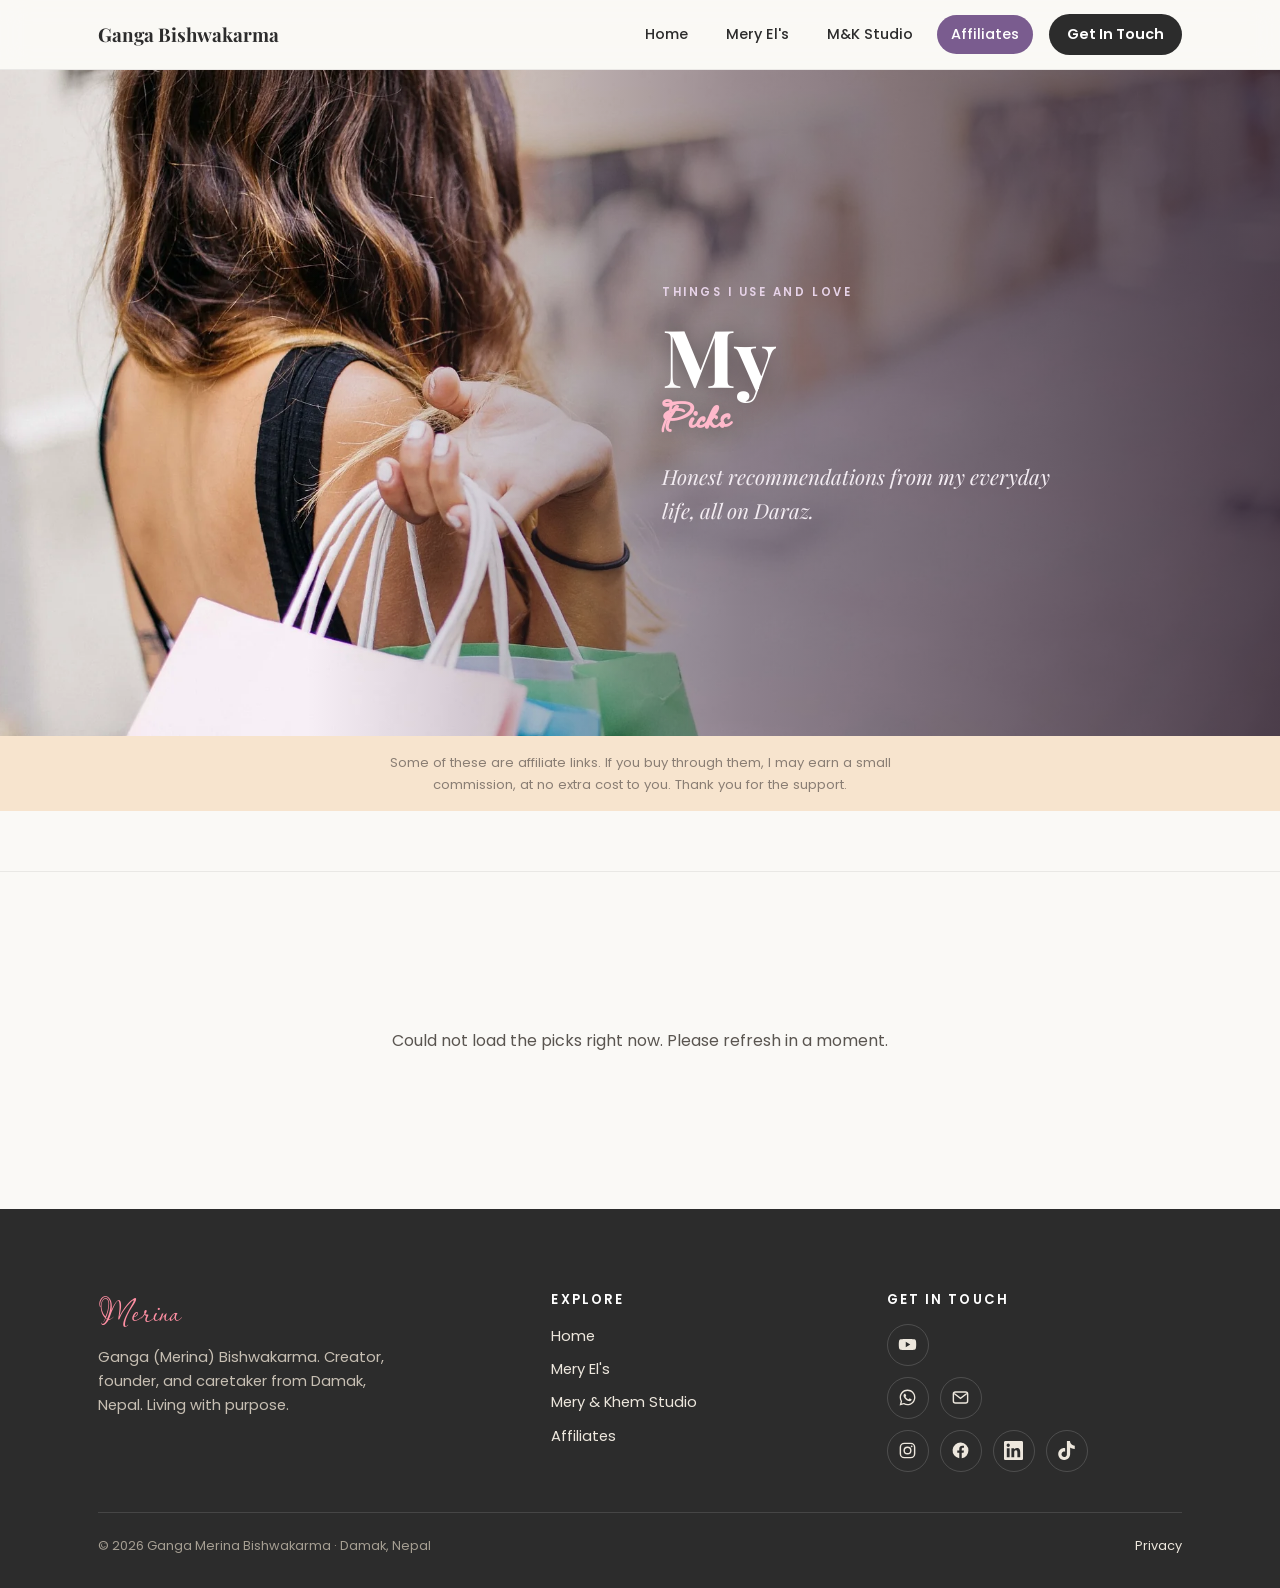
<file: affiliates/index.html>
<!DOCTYPE html>
<html lang="en">
<head>
  <meta charset="UTF-8">
  <meta name="viewport" content="width=device-width, initial-scale=1.0">
  <title>My Picks | Things Merina uses and loves · Daraz Nepal</title>
  <meta name="description" content="A curated list of products Ganga (Merina) Bishwakarma uses and recommends on Daraz Nepal. Honest picks from everyday life, sorted by category.">
  <meta name="author" content="Ganga Merina Bishwakarma">
  <meta name="robots" content="index, follow, max-image-preview:large">
  <meta name="theme-color" content="#CDB4DB">
  <link rel="canonical" href="https://www.gangabishwakarma.com.np/affiliates/">

  <meta property="og:type" content="website">
  <meta property="og:url" content="https://www.gangabishwakarma.com.np/affiliates/">
  <meta property="og:title" content="My Picks · Things Merina uses and loves">
  <meta property="og:description" content="Honest product recommendations on Daraz Nepal, sorted by category.">
  <meta property="og:image" content="https://www.gangabishwakarma.com.np/assets/img/og-image.jpg">
  <meta property="og:image:width" content="1200"><meta property="og:image:height" content="630">
  <meta name="twitter:card" content="summary_large_image">
  <meta name="twitter:image" content="https://www.gangabishwakarma.com.np/assets/img/og-image.jpg">

  <link rel="icon" type="image/png" sizes="32x32" href="../assets/img/favicon-32.png">
  <link rel="icon" type="image/png" sizes="16x16" href="../assets/img/favicon-16.png">
  <link rel="apple-touch-icon" sizes="180x180" href="../assets/img/apple-touch-icon.png">
  <link rel="manifest" href="/manifest.json">

  <link rel="preconnect" href="https://fonts.googleapis.com">
  <link rel="preconnect" href="https://fonts.gstatic.com" crossorigin>
  <link href="https://fonts.googleapis.com/css2?family=Passions+Conflict&family=Playfair+Display:ital,wght@0,400;0,500;0,600;0,700;1,500;1,600&family=Poppins:wght@300;400;500;600&display=swap" rel="stylesheet">
  <link rel="stylesheet" href="../assets/base.css">

  <style>
    :root { --accent: var(--lavender-deep); --accent-deep:#5F4778; --page-bg: var(--ivory); }
    body.picks { background: var(--ivory); }

    /* Hero */
    .pk-hero { position:relative; min-height:74vh; display:flex; align-items:center; overflow:hidden; }
    .pk-hero::before { content:""; position:absolute; inset:0; transform:scale(1.04);
        background:url("../assets/img/affiliates/picks-hero.webp") center 32%/cover no-repeat; }
    .pk-hero::after { content:""; position:absolute; inset:0; background:
        linear-gradient(90deg, rgba(60,40,58,0) 24%, rgba(60,40,58,.5) 58%, rgba(48,32,46,.82) 100%); }
    .pk-hero .wrap { position:relative; z-index:2; }
    .pk-hero .h-inner { margin-left:auto; max-width:520px; color:#fff; }
    .pk-hero .eyebrow { color:#E7D3E8; }
    .pk-hero h1 { color:#fff; font-size:clamp(3rem,7vw,5rem); line-height:1; margin-top:10px; text-shadow:0 2px 24px rgba(0,0,0,.4); }
    .pk-hero .sign { font-family:var(--sign); color:#FFB9CB; font-size:clamp(2.2rem,4.6vw,3rem); display:block; line-height:1; }
    .pk-hero .tagline { font-family:var(--serif); font-style:italic; color:#F3ECF2; font-size:clamp(1.05rem,1.8vw,1.3rem); margin-top:16px; max-width:34ch; }

    /* Disclosure */
    .disclosure { background:var(--beige-soft); text-align:center; }
    .disclosure .wrap { padding-block:16px; }
    .disclosure p { font-size:.82rem; color:#8A7E74; max-width:70ch; margin-inline:auto; }

    /* Category sub-menu */
    .filterbar { position:sticky; top:var(--header-h); z-index:90; background:color-mix(in srgb, var(--ivory) 92%, transparent);
        backdrop-filter:blur(12px); border-bottom:1px solid rgba(44,44,44,.08); }
    .filterbar .wrap { display:flex; gap:8px; align-items:center; height:60px; overflow-x:auto; scrollbar-width:none; }
    .filterbar .wrap::-webkit-scrollbar { display:none; }
    .fbtn { white-space:nowrap; font-family:var(--sans); font-weight:600; font-size:.86rem; color:var(--graphite);
        padding:8px 16px; border-radius:999px; border:1.5px solid rgba(44,44,44,.16); background:transparent; cursor:pointer; transition:.25s var(--ease); }
    .fbtn:hover { border-color:var(--lavender-deep); color:var(--lavender-deep); }
    .fbtn.active { background:var(--lavender-deep); color:#fff; border-color:var(--lavender-deep); }

    /* List (Linktree style) */
    .picks-sec { background:var(--ivory); }
    .picks-list { max-width:640px; margin:0 auto; display:flex; flex-direction:column; gap:12px; }
    .pick { display:flex; align-items:center; gap:16px; padding:12px 20px 12px 12px; border-radius:20px;
        background:#fff; border:1px solid rgba(44,44,44,.08); box-shadow:var(--shadow-soft);
        transition:transform .25s var(--ease), box-shadow .25s var(--ease); }
    .pick:hover { transform:translateY(-2px); box-shadow:0 20px 44px -22px rgba(44,44,44,.5); }
    .pick .thumb { width:62px; height:62px; border-radius:50%; object-fit:cover; flex-shrink:0;
        background:var(--beige-soft); box-shadow:0 0 0 2px rgba(205,180,219,.6); }
    .pick .info { flex:1; min-width:0; }
    .pick .info .cat { font-size:.62rem; font-weight:700; letter-spacing:.12em; text-transform:uppercase; color:var(--lavender-deep); }
    .pick .info h3 { font-size:1rem; line-height:1.3; margin:2px 0 1px; }
    .pick .info .sub { color:var(--graphite); font-size:.8rem; line-height:1.35;
        display:-webkit-box; -webkit-line-clamp:1; -webkit-box-orient:vertical; overflow:hidden; }
    .pick .go { flex-shrink:0; font-weight:800; font-size:1.15rem; transition:transform .25s var(--ease); }
    .pick:hover .go { transform:translateX(3px); }
    .empty { text-align:center; color:var(--graphite); padding:40px 0; }

    @media (max-width:820px){
      .pk-hero { min-height:60vh; }
      .pk-hero::after { background:linear-gradient(0deg, rgba(48,32,46,.85) 6%, rgba(48,32,46,.35) 55%, rgba(48,32,46,.1)); }
      .pk-hero .h-inner { margin-left:0; max-width:none; }
    }
  </style>
</head>
<body class="picks">
  <div class="scroll-progress" id="progress"></div>

  <header class="site-header">
    <div class="wrap">
      <a class="brand" href="../">Ganga Bishwakarma</a>
      <button class="nav-toggle" aria-label="Menu" aria-expanded="false"><span></span><span></span><span></span></button>
      <nav class="nav" id="nav">
        <a href="../">Home</a>
        <a href="../meryels/">Mery El's</a>
        <a href="../studio/">M&amp;K Studio</a>
        <a href="./" aria-current="page">Affiliates</a>
        <a class="nav-cta" href="mailto:contact@gangabishwakarma.com.np">Get In Touch</a>
      </nav>
    </div>
  </header>

  <section class="pk-hero">
    <div class="wrap">
      <div class="h-inner reveal">
        <span class="eyebrow">Things I use and love</span>
        <h1>My <span class="sign">Picks</span></h1>
        <p class="tagline">Honest recommendations from my everyday life, all on Daraz.</p>
      </div>
    </div>
  </section>

  <div class="disclosure">
    <div class="wrap"><p>Some of these are affiliate links. If you buy through them, I may earn a small commission, at no extra cost to you. Thank you for the support.</p></div>
  </div>

  <div class="filterbar">
    <div class="wrap" id="filters"></div>
  </div>

  <main>
    <section class="section picks-sec">
      <div class="wrap">
        <div class="picks-list" id="grid"><p class="empty">Loading my picks…</p></div>
      </div>
    </section>
  </main>

  <footer class="site-footer">
    <div class="wrap">
      <div class="foot-grid">
        <div class="foot-brand">
          <span class="sign">Merina</span>
          <p class="foot-tag">Ganga (Merina) Bishwakarma. Creator, founder, and caretaker from Damak, Nepal. Living with purpose.</p>
        </div>
        <div>
          <h4>Explore</h4>
          <ul>
            <li><a href="../">Home</a></li>
            <li><a href="../meryels/">Mery El's</a></li>
            <li><a href="../studio/">Mery &amp; Khem Studio</a></li>
            <li><a href="./">Affiliates</a></li>
          </ul>
        </div>
        <div>
          <h4>Get in touch</h4>
          <div class="foot-social">
            <div class="fs-row">
              <a href="https://www.youtube.com/@merinabishwakarma" target="_blank" rel="noopener" data-net="youtube" style="--brand:#FF0000" aria-label="YouTube" title="YouTube"><svg viewBox="0 0 24 24" fill="currentColor"><path d="M23 12s0-3.2-.4-4.7a2.5 2.5 0 0 0-1.8-1.8C19.3 5.1 12 5.1 12 5.1s-7.3 0-8.8.4A2.5 2.5 0 0 0 1.4 7.3C1 8.8 1 12 1 12s0 3.2.4 4.7a2.5 2.5 0 0 0 1.8 1.8c1.5.4 8.8.4 8.8.4s7.3 0 8.8-.4a2.5 2.5 0 0 0 1.8-1.8C23 15.2 23 12 23 12Zm-13.2 3.4V8.6L15.5 12l-5.7 3.4Z"/></svg></a>
            </div>
            <div class="fs-row">
              <a href="https://wa.me/9779817928622" target="_blank" rel="noopener" data-net="whatsapp" style="--brand:#25D366" aria-label="WhatsApp" title="WhatsApp"><svg viewBox="0 0 24 24" fill="currentColor"><path d="M12.04 2C6.58 2 2.13 6.45 2.13 11.91c0 1.75.46 3.45 1.32 4.95L2 22l5.25-1.38a9.9 9.9 0 0 0 4.79 1.22h.01c5.46 0 9.91-4.45 9.91-9.91C21.96 6.45 17.5 2 12.04 2Zm0 18.13c-1.48 0-2.93-.4-4.2-1.15l-.3-.18-3.12.82.83-3.04-.2-.31a8.2 8.2 0 0 1-1.26-4.36c0-4.54 3.7-8.23 8.25-8.23 2.2 0 4.27.86 5.83 2.42a8.18 8.18 0 0 1 2.41 5.82c0 4.55-3.7 8.25-8.25 8.25Zm4.52-6.16c-.25-.12-1.47-.72-1.69-.81-.23-.08-.39-.12-.56.13-.16.25-.64.81-.79.97-.14.17-.29.19-.54.06-.25-.12-1.05-.39-1.99-1.23-.74-.66-1.23-1.47-1.38-1.72-.14-.25-.01-.38.11-.51.11-.11.25-.29.37-.43.13-.14.17-.25.25-.41.08-.17.04-.31-.02-.43-.06-.12-.56-1.34-.76-1.84-.2-.48-.4-.42-.56-.43h-.48c-.17 0-.43.06-.66.31-.22.25-.86.85-.86 2.07 0 1.22.89 2.4 1.01 2.56.12.17 1.75 2.67 4.23 3.74.59.26 1.05.41 1.41.52.59.19 1.13.16 1.56.1.48-.07 1.47-.6 1.68-1.18.21-.58.21-1.07.14-1.18-.06-.11-.22-.17-.47-.29Z"/></svg></a>
              <a href="mailto:contact@gangabishwakarma.com.np" data-net="email" style="--brand:#E85878" aria-label="Email" title="contact@gangabishwakarma.com.np"><svg viewBox="0 0 24 24" fill="none" stroke="currentColor" stroke-width="1.8"><rect x="3" y="5" width="18" height="14" rx="2.5"/><path d="m4 7 8 6 8-6"/></svg></a>
            </div>
            <div class="fs-row">
              <a href="https://www.instagram.com/merina.bishwakarma/" target="_blank" rel="noopener" data-net="instagram" style="--brand:#E1306C" aria-label="Instagram" title="Instagram"><svg viewBox="0 0 24 24" fill="none" stroke="currentColor" stroke-width="1.8"><rect x="3" y="3" width="18" height="18" rx="5"/><circle cx="12" cy="12" r="4.2"/><circle cx="17.3" cy="6.7" r="1.1" fill="currentColor" stroke="none"/></svg></a>
              <a href="https://www.facebook.com/merina.bishwakarma" target="_blank" rel="noopener" data-net="facebook" style="--brand:#1877F2" aria-label="Facebook" title="Facebook"><svg viewBox="0 0 24 24" fill="currentColor"><path d="M22 12a10 10 0 1 0-11.56 9.88v-6.99H7.9V12h2.54V9.8c0-2.5 1.49-3.89 3.78-3.89 1.09 0 2.24.2 2.24.2v2.46h-1.26c-1.24 0-1.63.77-1.63 1.56V12h2.78l-.44 2.89h-2.34v6.99A10 10 0 0 0 22 12Z"/></svg></a>
              <a href="https://www.linkedin.com/in/ganga-bishwakarma/" target="_blank" rel="noopener" data-net="linkedin" style="--brand:#0A66C2" aria-label="LinkedIn" title="LinkedIn"><svg viewBox="0 0 24 24" fill="currentColor"><path d="M20.45 20.45h-3.56v-5.57c0-1.33-.02-3.04-1.85-3.04-1.85 0-2.13 1.45-2.13 2.94v5.67H9.35V9h3.42v1.56h.05c.48-.9 1.64-1.85 3.37-1.85 3.6 0 4.27 2.37 4.27 5.45v6.29ZM5.34 7.43a2.07 2.07 0 1 1 0-4.14 2.07 2.07 0 0 1 0 4.14ZM7.12 20.45H3.55V9h3.57v11.45ZM22.22 0H1.77C.79 0 0 .77 0 1.72v20.55C0 23.23.79 24 1.77 24h20.45c.98 0 1.78-.77 1.78-1.73V1.72C24 .77 23.2 0 22.22 0Z"/></svg></a><a href="https://www.tiktok.com/@merina.bishwakarma" target="_blank" rel="noopener" data-net="tiktok" style="--brand:#010101" aria-label="TikTok" title="TikTok"><svg viewBox="0 0 24 24" fill="currentColor"><path d="M12.53.02C13.84 0 15.14.01 16.44 0c.08 1.53.63 3.09 1.75 4.17 1.12 1.11 2.7 1.62 4.24 1.79v4.03c-1.44-.05-2.89-.35-4.2-.97-.57-.26-1.1-.59-1.62-.93-.01 2.92.01 5.84-.02 8.75-.08 1.4-.54 2.79-1.35 3.94-1.31 1.92-3.58 3.17-5.91 3.21-1.43.08-2.86-.31-4.08-1.03-2.02-1.19-3.44-3.37-3.65-5.71-.02-.5-.03-1-.01-1.49.18-1.9 1.12-3.72 2.58-4.96 1.66-1.44 3.98-2.13 6.15-1.72.02 1.48-.04 2.96-.04 4.44-.99-.32-2.15-.23-3.02.37-.63.41-1.11 1.04-1.36 1.75-.21.51-.15 1.07-.14 1.61.24 1.64 1.82 3.02 3.5 2.87 1.12-.01 2.19-.66 2.77-1.61.19-.33.4-.67.41-1.06.1-1.79.06-3.57.07-5.36.01-4.03-.01-8.05.02-12.07z"/></svg></a>
            </div>
          </div>
        </div>
      </div>
      <div class="foot-bottom">
        <span>© 2026 Ganga Merina Bishwakarma · Damak, Nepal</span>
        <span><a href="../privacy.html">Privacy</a></span>
      </div>
    </div>
  </footer>

  <script>
  /* ============================================================================
     MY PICKS  ·  CONNECTED TO YOUR GOOGLE SHEET (My_Picks)
     ----------------------------------------------------------------------------
     You do NOT edit products here. Add, change, or remove products in your
     Google Sheet, and this page updates on its own within a few minutes.

     TO ADD A STORE: publish that store tab (File > Share > Publish to web >
     the tab > Comma-separated values .csv > Publish) and paste its link into
     the SHEETS list below, on its own line. That is the only thing you change
     in this file, and only when adding a whole new store.
     ============================================================================ */
  const SHEETS = [
    { store:"Daraz", csv:"https://docs.google.com/spreadsheets/d/e/2PACX-1vSeKvr9_1mbrCZDcYZ9LdAkrlKE0YfYhCP3fU5FNEGSVqnQtHZ1B3ZQM4KKCn0BkCbkCqQCF7AUI_64/pub?gid=1095092525&single=true&output=csv" }
    // { store:"Amazon",     csv:"PASTE_AMAZON_CSV_LINK" },
    // { store:"AliExpress", csv:"PASTE_ALIEXPRESS_CSV_LINK" },
    // { store:"Other",      csv:"PASTE_OTHER_CSV_LINK" }
  ];

  const IMG_DIR = "../assets/img/affiliates/";
  const PLACEHOLDERS = ["p1.webp","p2.webp","p3.webp","p4.webp","p5.webp","p6.webp","p7.webp","p8.webp"];
  const STORE_COLORS = { Daraz:"#F85606", Amazon:"#FF9900", AliExpress:"#FA2A2D", Other:"#7A5C8F" };
  let PRODUCTS = [];

  function esc(s){ return String(s==null?'':s).replace(/[&<>"]/g,c=>({'&':'&amp;','<':'&lt;','>':'&gt;','"':'&quot;'}[c])); }
  function parseCSV(text){
    const rows=[]; let row=[], field='', i=0, q=false;
    while(i<text.length){ const c=text[i];
      if(q){ if(c==='"'){ if(text[i+1]==='"'){field+='"';i++;} else q=false; } else field+=c; }
      else { if(c==='"') q=true; else if(c===','){ row.push(field); field=''; }
        else if(c==='\n'){ row.push(field); rows.push(row); row=[]; field=''; }
        else if(c!=='\r') field+=c; }
      i++; }
    if(field.length||row.length){ row.push(field); rows.push(row); }
    return rows;
  }
  function toObjects(rows){
    if(!rows.length) return [];
    const head=rows[0].map(h=>h.trim().toLowerCase());
    return rows.slice(1).filter(r=>r.some(c=>c&&c.trim())).map(r=>{ const o={}; head.forEach((h,i)=>o[h]=(r[i]||'').trim()); return o; });
  }
  function imgSrc(p, idx){
    let img=String(p['image link']||p['imagelink']||p.image||'').trim();
    if(!img) return IMG_DIR+PLACEHOLDERS[idx%PLACEHOLDERS.length];
    if(/^https?:/i.test(img)) return img;
    if(img.charAt(0)==='/') return '..'+img;
    if(img.indexOf('assets/')===0) return '../'+img;
    return IMG_DIR+img;
  }
  function render(cat){
    const grid=document.getElementById('grid'); grid.innerHTML='';
    const list=PRODUCTS.filter(p=>cat==='All'||p.category===cat);
    if(!list.length){ grid.innerHTML='<p class="empty">Nothing here yet. Check back soon.</p>'; return; }
    list.forEach((p,idx)=>{
      const color=STORE_COLORS[p.store]||STORE_COLORS.Other;
      const a=document.createElement('a'); a.className='pick'; a.href=p.link||'#'; a.target='_blank'; a.rel='noopener sponsored';
      a.innerHTML=
        '<img class="thumb" src="'+esc(imgSrc(p,idx))+'" alt="'+esc(p.name)+'" loading="lazy" onerror="this.onerror=null;this.src=\''+IMG_DIR+PLACEHOLDERS[idx%PLACEHOLDERS.length]+'\'">'+
        '<div class="info">'+
          (p.category?'<span class="cat">'+esc(p.category)+'</span>':'')+
          '<h3>'+esc(p.name)+'</h3>'+
          (p.subtitle?'<p class="sub">'+esc(p.subtitle)+'</p>':(p.description?'<p class="sub">'+esc(p.description)+'</p>':''))+
        '</div>'+
        '<span class="go" style="color:'+color+'" aria-hidden="true">&rarr;</span>';
      grid.appendChild(a);
    });
  }
  function buildTabs(){
    const cats=['All', ...Array.from(new Set(PRODUCTS.map(p=>p.category).filter(Boolean)))];
    const fw=document.getElementById('filters'); fw.innerHTML='';
    cats.forEach((c,i)=>{ const b=document.createElement('button'); b.className='fbtn'+(i===0?' active':''); b.textContent=c;
      b.addEventListener('click',()=>{ document.querySelectorAll('.fbtn').forEach(x=>x.classList.remove('active')); b.classList.add('active'); render(c); }); fw.appendChild(b); });
  }
  async function loadAll(){
    const grid=document.getElementById('grid');
    try{
      const all=[];
      for(const s of SHEETS){
        const res=await fetch(s.csv, {cache:'no-store'});
        const txt=await res.text();
        toObjects(parseCSV(txt)).forEach(o=>{ if(o.name||o.link) all.push(Object.assign(o,{store:s.store})); });
      }
      PRODUCTS=all;
      if(!PRODUCTS.length){ grid.innerHTML='<p class="empty">No picks yet. Check back soon.</p>'; return; }
      buildTabs(); render('All');
    }catch(e){
      console.error(e);
      grid.innerHTML='<p class="empty">Could not load the picks right now. Please refresh in a moment.</p>';
    }
  }
  loadAll();

  // Header + progress + reveal
  const t=document.querySelector('.nav-toggle'), n=document.getElementById('nav');
  t.addEventListener('click',()=>{const o=n.classList.toggle('open');t.setAttribute('aria-expanded',o);});
  n.querySelectorAll('a').forEach(a=>a.addEventListener('click',()=>{n.classList.remove('open');t.setAttribute('aria-expanded',false);}));
  const bar=document.getElementById('progress');
  const onScroll=()=>{const h=document.documentElement;bar.style.width=(h.scrollTop/(h.scrollHeight-h.clientHeight)*100)+'%';};
  document.addEventListener('scroll',onScroll,{passive:true}); onScroll();
  const io=new IntersectionObserver((es)=>es.forEach(e=>{if(e.isIntersecting){e.target.classList.add('in');io.unobserve(e.target);}}),{threshold:.12});
  document.querySelectorAll('.reveal').forEach(el=>io.observe(el));
  </script>
</body>
</html>
</file>
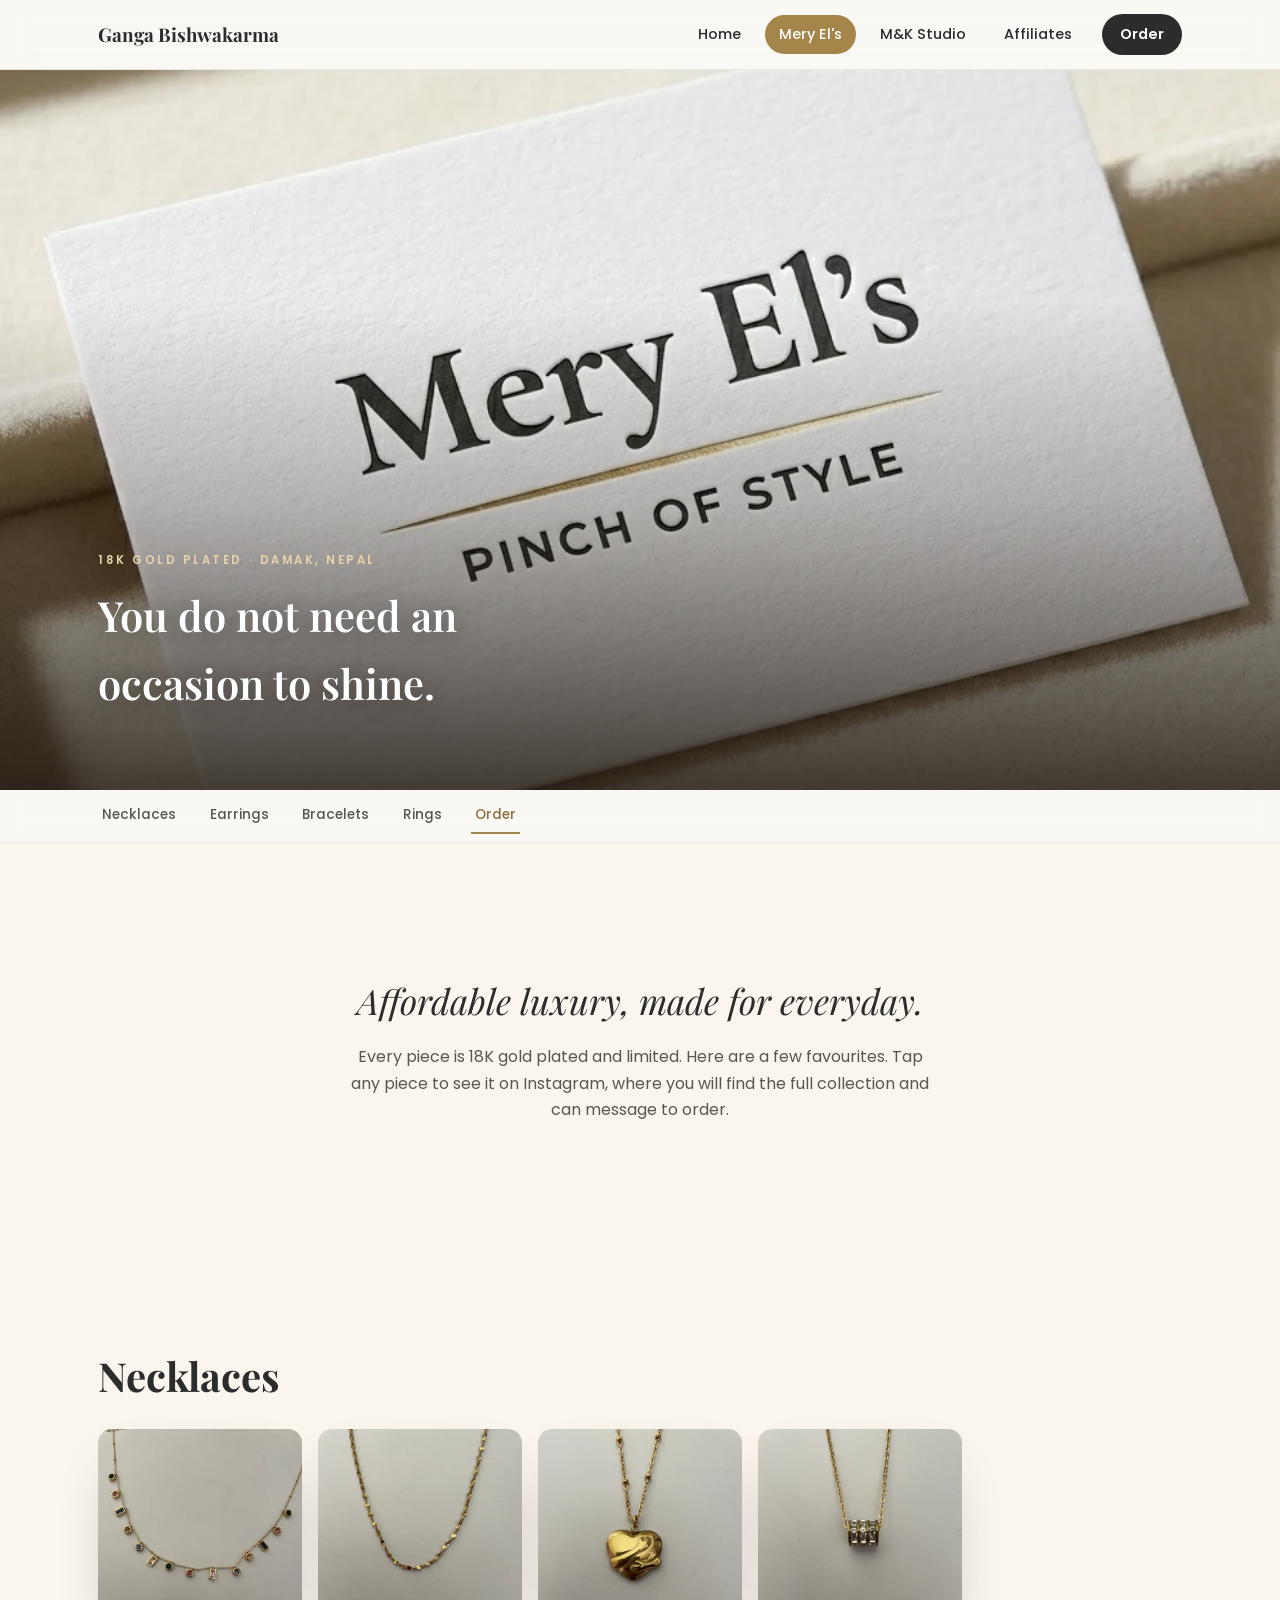
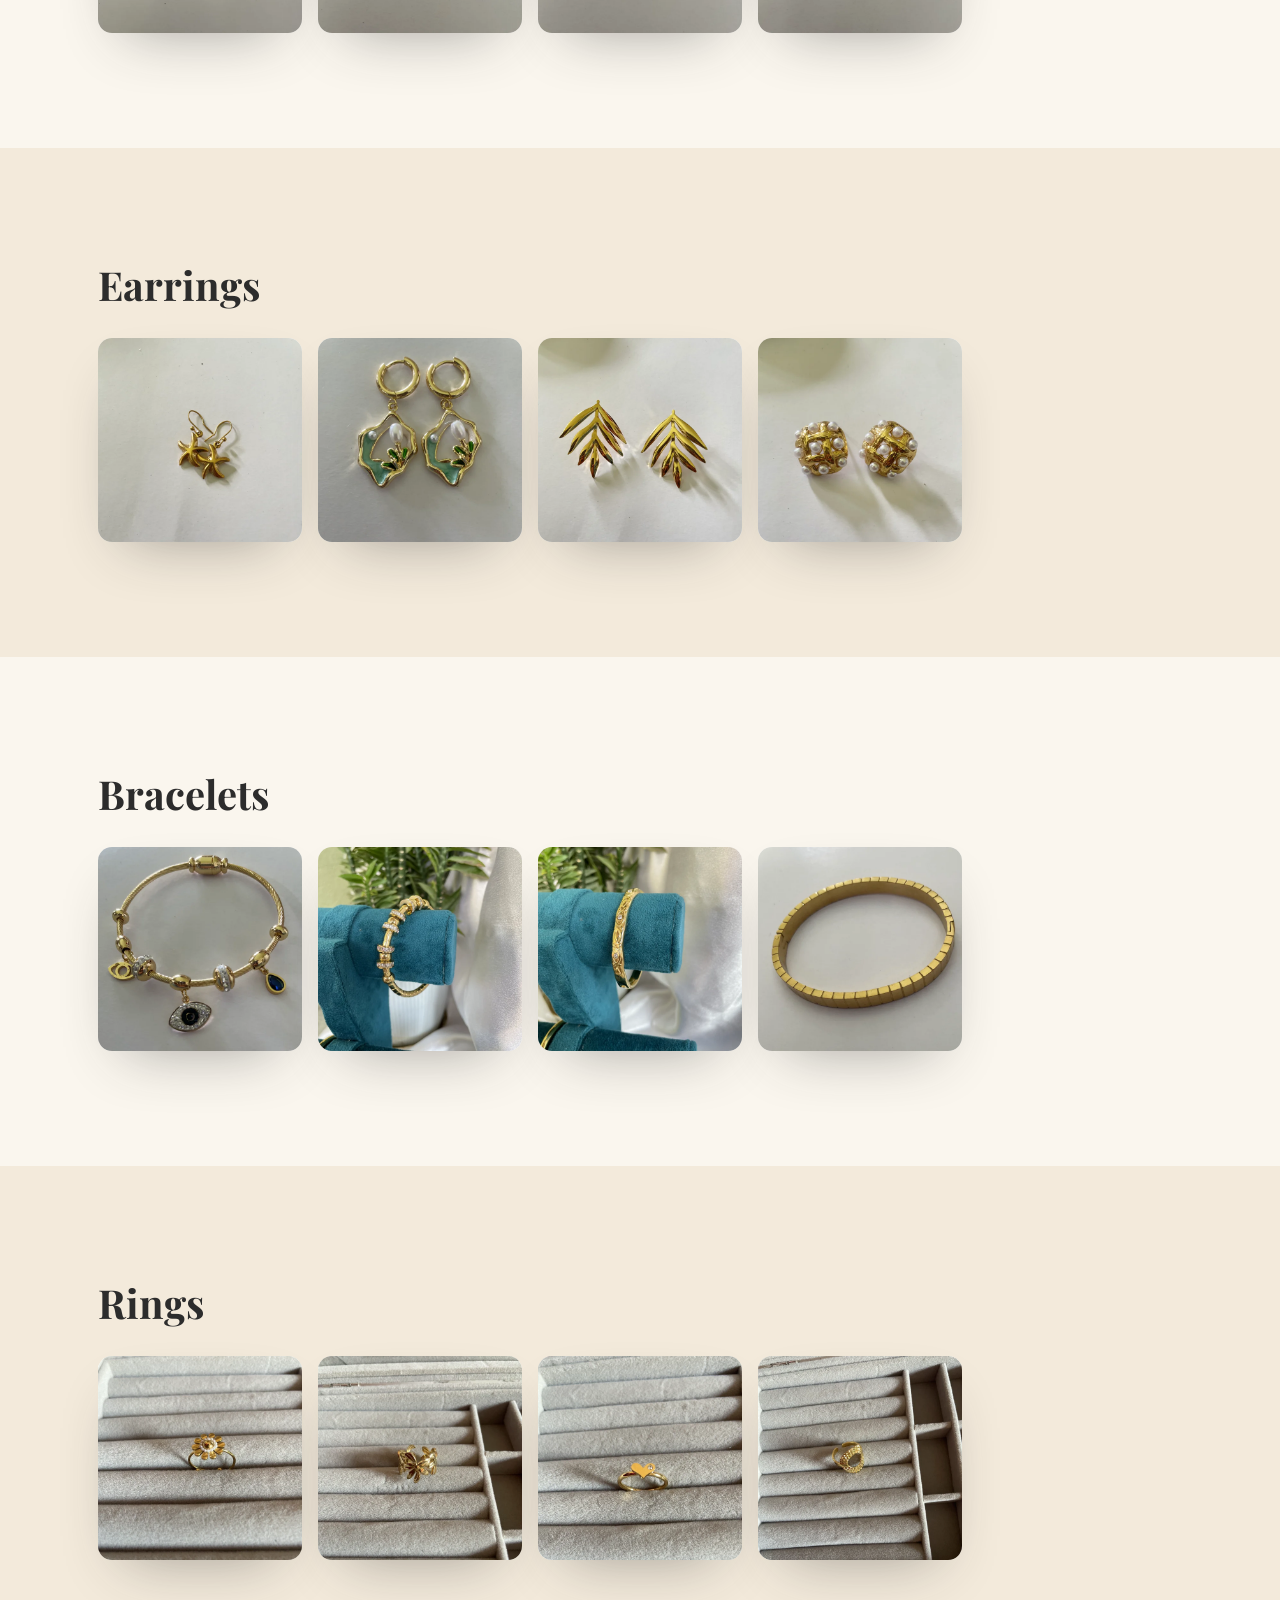
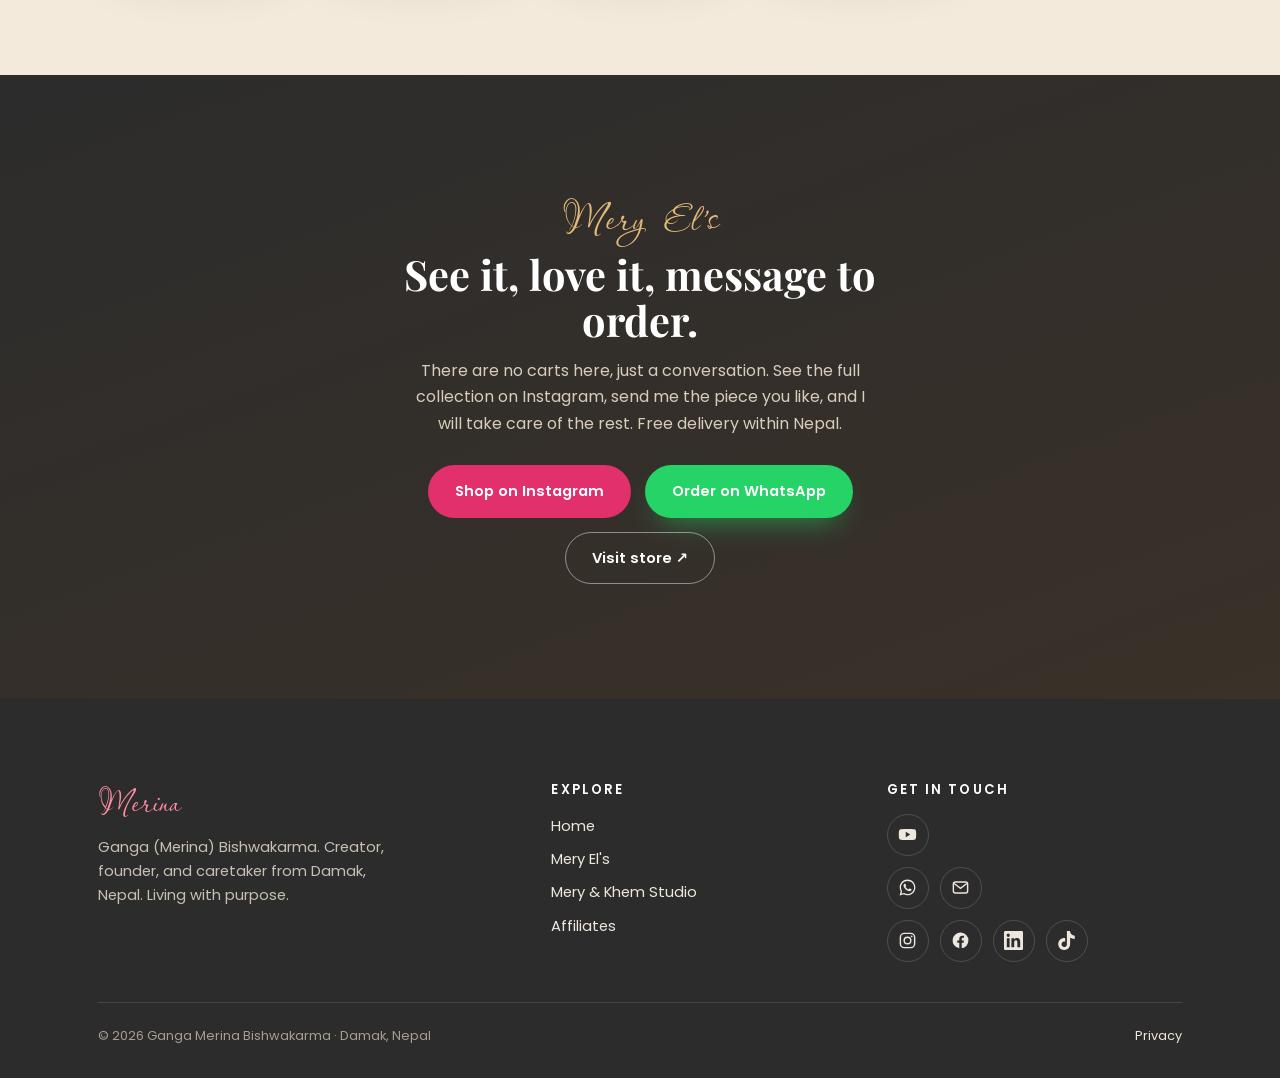
<file: meryels/index.html>
<!DOCTYPE html>
<html lang="en">
<head>
  <meta charset="UTF-8">
  <meta name="viewport" content="width=device-width, initial-scale=1.0">
  <title>Mery El's, Pinch of Style | 18K Gold Plated Jewellery · Damak, Nepal</title>
  <meta name="description" content="Mery El's, Pinch of Style. A curated collection of 18K gold plated jewellery by Merina Bishwakarma in Damak, Nepal. Necklaces, earrings, bracelets and rings. Order on Instagram or WhatsApp.">
  <meta name="keywords" content="Mery Els, Pinch of Style, jewellery Nepal, 18K gold plated, Damak jewellery, Merina Bishwakarma, necklace, earrings, bracelet, ring">
  <meta name="author" content="Ganga Merina Bishwakarma">
  <meta name="robots" content="index, follow, max-image-preview:large">
  <meta name="theme-color" content="#C5A46D">
  <link rel="canonical" href="https://www.gangabishwakarma.com.np/meryels/">

  <meta property="og:type" content="website">
  <meta property="og:url" content="https://www.gangabishwakarma.com.np/meryels/">
  <meta property="og:title" content="Mery El's, Pinch of Style · 18K Gold Plated Jewellery">
  <meta property="og:description" content="A curated collection of 18K gold plated jewellery from Damak, Nepal. You do not need an occasion to shine.">
  <meta property="og:image" content="https://www.gangabishwakarma.com.np/assets/img/og-image.jpg">
  <meta property="og:image:width" content="1200"><meta property="og:image:height" content="630">
  <meta name="twitter:card" content="summary_large_image">
  <meta name="twitter:image" content="https://www.gangabishwakarma.com.np/assets/img/og-image.jpg">

  <link rel="icon" type="image/png" sizes="32x32" href="../assets/img/favicon-32.png">
  <link rel="icon" type="image/png" sizes="16x16" href="../assets/img/favicon-16.png">
  <link rel="apple-touch-icon" sizes="180x180" href="../assets/img/apple-touch-icon.png">
  <link rel="manifest" href="/manifest.json">

  <script type="application/ld+json">
  {
    "@context":"https://schema.org","@type":"Brand","name":"Mery El's, Pinch of Style",
    "description":"Curated 18K gold plated jewellery from Damak, Nepal.",
    "founder":{"@type":"Person","name":"Ganga Merina Bishwakarma"},
    "url":"https://www.gangabishwakarma.com.np/meryels/",
    "sameAs":["https://www.instagram.com/meryels.pinchofstyle"]
  }
  </script>

  <link rel="preconnect" href="https://fonts.googleapis.com">
  <link rel="preconnect" href="https://fonts.gstatic.com" crossorigin>
  <link href="https://fonts.googleapis.com/css2?family=Passions+Conflict&family=Playfair+Display:ital,wght@0,400;0,500;0,600;0,700;1,500;1,600&family=Poppins:wght@300;400;500;600&display=swap" rel="stylesheet">
  <link rel="stylesheet" href="../assets/base.css">

  <style>
    :root { --accent: var(--me-gold-d); --accent-deep: #8C6E3C; --page-bg: var(--me-cream); }
    body.meryels { background: var(--me-cream); }

    /* Hero (full-bleed business card, content bottom-left) */
    .me-hero { position:relative; min-height:80vh; display:flex; align-items:flex-end; overflow:hidden; }
    .me-hero::before { content:""; position:absolute; inset:0; transform:scale(1.03);
        background:url("../assets/img/meryels/meryels-hero.webp") center/cover no-repeat; }
    .me-hero::after { content:""; position:absolute; inset:0; background:
        linear-gradient(0deg, rgba(30,22,14,.82) 0%, rgba(30,22,14,.26) 40%, rgba(30,22,14,0) 68%); }
    .me-hero .wrap { position:relative; z-index:2; color:#fff; padding-bottom:clamp(34px,6vw,72px); }
    .me-hero .eyebrow { color:#E7D3A8; }
    .me-hero h1 { position:absolute; width:1px; height:1px; overflow:hidden; clip:rect(0 0 0 0); }
    .me-hero .tagline { font-family:var(--serif); font-weight:600; color:#fff; font-size:clamp(1.5rem,3.6vw,2.6rem); margin-top:8px; max-width:20ch; text-shadow:0 2px 24px rgba(0,0,0,.4); }

    /* Intro */
    .me-intro { text-align:center; background:var(--me-cream); }
    .me-intro .wrap { max-width:680px; }
    .me-intro .tagline { font-family:var(--serif); font-style:italic; font-size:clamp(1.5rem,3vw,2.2rem); color:var(--charcoal); }
    .me-intro p { color:var(--graphite); margin-top:14px; }

    /* Category sections */
    .cat { background:var(--me-cream); }
    .cat:nth-of-type(even) { background:#F3EADB; }
    .cat .cat-head { display:flex; align-items:baseline; justify-content:space-between; gap:16px; flex-wrap:wrap; margin-bottom:clamp(20px,3vw,30px); }
    .cat .cat-head h2 { font-size:clamp(1.7rem,3.4vw,2.5rem); }
    .cat .cat-head .cat-more { font-size:.85rem; font-weight:600; color:var(--me-gold-d); border-bottom:1.5px solid currentColor; padding-bottom:1px; white-space:nowrap; }
    .cat .cat-head .cat-more:hover { color:var(--charcoal); }
    .shop-grid { display:grid; grid-template-columns:repeat(auto-fill,minmax(180px,1fr)); gap:clamp(10px,1.4vw,16px); }
    .shop-item { position:relative; border-radius:14px; overflow:hidden; aspect-ratio:1; box-shadow:var(--shadow-soft); background:#fff; display:block; }
    .shop-item img { width:100%; height:100%; object-fit:cover; transition:transform .6s var(--ease); }
    .shop-item:hover img { transform:scale(1.07); }
    .shop-item .ov { position:absolute; inset:0; display:flex; flex-direction:column; align-items:center; justify-content:center; gap:6px;
        background:linear-gradient(0deg, rgba(38,30,18,.62), rgba(38,30,18,.06)); color:#fff; opacity:0; transition:opacity .3s var(--ease); }
    .shop-item:hover .ov { opacity:1; }
    .shop-item .ov svg { width:24px; height:24px; }
    .shop-item .ov span { font-size:.78rem; font-weight:600; letter-spacing:.04em; }

    /* Order band */
    .order-band { background:linear-gradient(160deg, #2C2C2C, #3a3128); color:#F3ECE0; text-align:center; }
    .order-band .wrap { max-width:680px; }
    .order-band .sign { font-family:var(--sign); color:#E2B97A; font-size:clamp(2.4rem,5vw,3.4rem); line-height:1; }
    .order-band h2 { color:#fff; font-size:clamp(1.8rem,3.6vw,2.6rem); margin-top:6px; }
    .order-band p { color:#D8CDBC; margin:14px auto 0; max-width:46ch; }
    .order-band .cta-row { display:flex; gap:14px; justify-content:center; flex-wrap:wrap; margin-top:28px; }
    .order-band .btn-ghost { color:#fff; border-color:rgba(255,255,255,.45); }
    .order-band .btn-ghost:hover { border-color:#fff; background:rgba(255,255,255,.1); color:#fff; }
    .btn-ig { background:#E1306C; color:#fff; }
    .btn-ig:hover { transform:translateY(-2px); box-shadow:0 14px 30px -14px #E1306C; }

    @media (max-width:820px){ .me-hero { min-height:64vh; } }
  </style>
</head>
<body class="meryels">
  <div class="scroll-progress" id="progress"></div>

  <!-- ===== Header ===== -->
  <header class="site-header">
    <div class="wrap">
      <a class="brand" href="../">Ganga Bishwakarma</a>
      <button class="nav-toggle" aria-label="Menu" aria-expanded="false"><span></span><span></span><span></span></button>
      <nav class="nav" id="nav">
        <a href="../">Home</a>
        <a href="./" aria-current="page">Mery El's</a>
        <a href="../studio/">M&amp;K Studio</a>
        <a href="../affiliates/">Affiliates</a>
        <a class="nav-cta" href="https://wa.me/9779761000626" target="_blank" rel="noopener">Order</a>
      </nav>
    </div>
  </header>

  <!-- ===== Hero (full-bleed business card) ===== -->
  <section class="me-hero">
    <div class="wrap reveal">
      <h1>Mery El's, Pinch of Style</h1>
      <span class="eyebrow">18K gold plated · Damak, Nepal</span>
      <p class="tagline">You do not need an occasion to shine.</p>
    </div>
  </section>

  <!-- ===== Sub-nav ===== -->
  <nav class="subnav" id="subnav" aria-label="Collections">
    <div class="wrap">
      <a href="#necklaces" class="active">Necklaces</a>
      <a href="#earrings">Earrings</a>
      <a href="#bracelets">Bracelets</a>
      <a href="#rings">Rings</a>
      <a href="#order">Order</a>
    </div>
  </nav>

  <!-- ===== Intro ===== -->
  <section class="section me-intro">
    <div class="wrap reveal">
      <p class="tagline">Affordable luxury, made for everyday.</p>
      <p>Every piece is 18K gold plated and limited. Here are a few favourites. Tap any piece to see it on Instagram, where you will find the full collection and can message to order.</p>
    </div>
  </section>

  <main>
    <!-- ===== Necklaces ===== -->
    <section class="section cat" id="necklaces">
      <div class="wrap">
        <div class="cat-head reveal"><h2>Necklaces</h2></div>
        <div class="shop-grid">
          <a class="shop-item reveal" href="https://instagram.com/meryels.pinchofstyle" target="_blank" rel="noopener"><img src="../assets/img/meryels/g-n1.webp" alt="Mery El's necklace" loading="lazy"><span class="ov"><svg viewBox="0 0 24 24" fill="none" stroke="currentColor" stroke-width="1.8"><rect x="3" y="3" width="18" height="18" rx="5"/><circle cx="12" cy="12" r="4"/><circle cx="17.3" cy="6.7" r="1" fill="currentColor" stroke="none"/></svg><span>View on Instagram</span></span></a>
          <a class="shop-item reveal" href="https://instagram.com/meryels.pinchofstyle" target="_blank" rel="noopener"><img src="../assets/img/meryels/g-n2.webp" alt="Mery El's necklace" loading="lazy"><span class="ov"><svg viewBox="0 0 24 24" fill="none" stroke="currentColor" stroke-width="1.8"><rect x="3" y="3" width="18" height="18" rx="5"/><circle cx="12" cy="12" r="4"/><circle cx="17.3" cy="6.7" r="1" fill="currentColor" stroke="none"/></svg><span>View on Instagram</span></span></a>
          <a class="shop-item reveal" href="https://instagram.com/meryels.pinchofstyle" target="_blank" rel="noopener"><img src="../assets/img/meryels/g-n3.webp" alt="Mery El's necklace" loading="lazy"><span class="ov"><svg viewBox="0 0 24 24" fill="none" stroke="currentColor" stroke-width="1.8"><rect x="3" y="3" width="18" height="18" rx="5"/><circle cx="12" cy="12" r="4"/><circle cx="17.3" cy="6.7" r="1" fill="currentColor" stroke="none"/></svg><span>View on Instagram</span></span></a>
          <a class="shop-item reveal" href="https://instagram.com/meryels.pinchofstyle" target="_blank" rel="noopener"><img src="../assets/img/meryels/g-n4.webp" alt="Mery El's necklace" loading="lazy"><span class="ov"><svg viewBox="0 0 24 24" fill="none" stroke="currentColor" stroke-width="1.8"><rect x="3" y="3" width="18" height="18" rx="5"/><circle cx="12" cy="12" r="4"/><circle cx="17.3" cy="6.7" r="1" fill="currentColor" stroke="none"/></svg><span>View on Instagram</span></span></a>
        </div>
      </div>
    </section>

    <!-- ===== Earrings ===== -->
    <section class="section cat" id="earrings">
      <div class="wrap">
        <div class="cat-head reveal"><h2>Earrings</h2></div>
        <div class="shop-grid">
          <a class="shop-item reveal" href="https://instagram.com/meryels.pinchofstyle" target="_blank" rel="noopener"><img src="../assets/img/meryels/g-e1.webp" alt="Mery El's earrings" loading="lazy"><span class="ov"><svg viewBox="0 0 24 24" fill="none" stroke="currentColor" stroke-width="1.8"><rect x="3" y="3" width="18" height="18" rx="5"/><circle cx="12" cy="12" r="4"/><circle cx="17.3" cy="6.7" r="1" fill="currentColor" stroke="none"/></svg><span>View on Instagram</span></span></a>
          <a class="shop-item reveal" href="https://instagram.com/meryels.pinchofstyle" target="_blank" rel="noopener"><img src="../assets/img/meryels/g-e2.webp" alt="Mery El's earrings" loading="lazy"><span class="ov"><svg viewBox="0 0 24 24" fill="none" stroke="currentColor" stroke-width="1.8"><rect x="3" y="3" width="18" height="18" rx="5"/><circle cx="12" cy="12" r="4"/><circle cx="17.3" cy="6.7" r="1" fill="currentColor" stroke="none"/></svg><span>View on Instagram</span></span></a>
          <a class="shop-item reveal" href="https://instagram.com/meryels.pinchofstyle" target="_blank" rel="noopener"><img src="../assets/img/meryels/g-e3.webp" alt="Mery El's earrings" loading="lazy"><span class="ov"><svg viewBox="0 0 24 24" fill="none" stroke="currentColor" stroke-width="1.8"><rect x="3" y="3" width="18" height="18" rx="5"/><circle cx="12" cy="12" r="4"/><circle cx="17.3" cy="6.7" r="1" fill="currentColor" stroke="none"/></svg><span>View on Instagram</span></span></a>
          <a class="shop-item reveal" href="https://instagram.com/meryels.pinchofstyle" target="_blank" rel="noopener"><img src="../assets/img/meryels/g-e4.webp" alt="Mery El's earrings" loading="lazy"><span class="ov"><svg viewBox="0 0 24 24" fill="none" stroke="currentColor" stroke-width="1.8"><rect x="3" y="3" width="18" height="18" rx="5"/><circle cx="12" cy="12" r="4"/><circle cx="17.3" cy="6.7" r="1" fill="currentColor" stroke="none"/></svg><span>View on Instagram</span></span></a>
        </div>
      </div>
    </section>

    <!-- ===== Bracelets ===== -->
    <section class="section cat" id="bracelets">
      <div class="wrap">
        <div class="cat-head reveal"><h2>Bracelets</h2></div>
        <div class="shop-grid">
          <a class="shop-item reveal" href="https://instagram.com/meryels.pinchofstyle" target="_blank" rel="noopener"><img src="../assets/img/meryels/g-b1.webp" alt="Mery El's bracelet" loading="lazy"><span class="ov"><svg viewBox="0 0 24 24" fill="none" stroke="currentColor" stroke-width="1.8"><rect x="3" y="3" width="18" height="18" rx="5"/><circle cx="12" cy="12" r="4"/><circle cx="17.3" cy="6.7" r="1" fill="currentColor" stroke="none"/></svg><span>View on Instagram</span></span></a>
          <a class="shop-item reveal" href="https://instagram.com/meryels.pinchofstyle" target="_blank" rel="noopener"><img src="../assets/img/meryels/g-b2.webp" alt="Mery El's bracelet" loading="lazy"><span class="ov"><svg viewBox="0 0 24 24" fill="none" stroke="currentColor" stroke-width="1.8"><rect x="3" y="3" width="18" height="18" rx="5"/><circle cx="12" cy="12" r="4"/><circle cx="17.3" cy="6.7" r="1" fill="currentColor" stroke="none"/></svg><span>View on Instagram</span></span></a>
          <a class="shop-item reveal" href="https://instagram.com/meryels.pinchofstyle" target="_blank" rel="noopener"><img src="../assets/img/meryels/g-b3.webp" alt="Mery El's bracelet" loading="lazy"><span class="ov"><svg viewBox="0 0 24 24" fill="none" stroke="currentColor" stroke-width="1.8"><rect x="3" y="3" width="18" height="18" rx="5"/><circle cx="12" cy="12" r="4"/><circle cx="17.3" cy="6.7" r="1" fill="currentColor" stroke="none"/></svg><span>View on Instagram</span></span></a>
          <a class="shop-item reveal" href="https://instagram.com/meryels.pinchofstyle" target="_blank" rel="noopener"><img src="../assets/img/meryels/g-b4.webp" alt="Mery El's bracelet" loading="lazy"><span class="ov"><svg viewBox="0 0 24 24" fill="none" stroke="currentColor" stroke-width="1.8"><rect x="3" y="3" width="18" height="18" rx="5"/><circle cx="12" cy="12" r="4"/><circle cx="17.3" cy="6.7" r="1" fill="currentColor" stroke="none"/></svg><span>View on Instagram</span></span></a>
        </div>
      </div>
    </section>

    <!-- ===== Rings ===== -->
    <section class="section cat" id="rings">
      <div class="wrap">
        <div class="cat-head reveal"><h2>Rings</h2></div>
        <div class="shop-grid">
          <a class="shop-item reveal" href="https://instagram.com/meryels.pinchofstyle" target="_blank" rel="noopener"><img src="../assets/img/meryels/g-r1.webp" alt="Mery El's ring" loading="lazy"><span class="ov"><svg viewBox="0 0 24 24" fill="none" stroke="currentColor" stroke-width="1.8"><rect x="3" y="3" width="18" height="18" rx="5"/><circle cx="12" cy="12" r="4"/><circle cx="17.3" cy="6.7" r="1" fill="currentColor" stroke="none"/></svg><span>View on Instagram</span></span></a>
          <a class="shop-item reveal" href="https://instagram.com/meryels.pinchofstyle" target="_blank" rel="noopener"><img src="../assets/img/meryels/g-r2.webp" alt="Mery El's ring" loading="lazy"><span class="ov"><svg viewBox="0 0 24 24" fill="none" stroke="currentColor" stroke-width="1.8"><rect x="3" y="3" width="18" height="18" rx="5"/><circle cx="12" cy="12" r="4"/><circle cx="17.3" cy="6.7" r="1" fill="currentColor" stroke="none"/></svg><span>View on Instagram</span></span></a>
          <a class="shop-item reveal" href="https://instagram.com/meryels.pinchofstyle" target="_blank" rel="noopener"><img src="../assets/img/meryels/g-r3.webp" alt="Mery El's ring" loading="lazy"><span class="ov"><svg viewBox="0 0 24 24" fill="none" stroke="currentColor" stroke-width="1.8"><rect x="3" y="3" width="18" height="18" rx="5"/><circle cx="12" cy="12" r="4"/><circle cx="17.3" cy="6.7" r="1" fill="currentColor" stroke="none"/></svg><span>View on Instagram</span></span></a>
          <a class="shop-item reveal" href="https://instagram.com/meryels.pinchofstyle" target="_blank" rel="noopener"><img src="../assets/img/meryels/g-r4.webp" alt="Mery El's ring" loading="lazy"><span class="ov"><svg viewBox="0 0 24 24" fill="none" stroke="currentColor" stroke-width="1.8"><rect x="3" y="3" width="18" height="18" rx="5"/><circle cx="12" cy="12" r="4"/><circle cx="17.3" cy="6.7" r="1" fill="currentColor" stroke="none"/></svg><span>View on Instagram</span></span></a>
        </div>
      </div>
    </section>

    <!-- ===== Order band ===== -->
    <section class="section order-band" id="order">
      <div class="wrap reveal">
        <span class="sign">Mery El's</span>
        <h2>See it, love it, message to order.</h2>
        <p>There are no carts here, just a conversation. See the full collection on Instagram, send me the piece you like, and I will take care of the rest. Free delivery within Nepal.</p>
        <div class="cta-row">
          <a class="btn btn-ig" href="https://instagram.com/meryels.pinchofstyle" target="_blank" rel="noopener">Shop on Instagram</a>
          <a class="btn btn-wa" href="https://wa.me/9779761000626" target="_blank" rel="noopener">Order on WhatsApp</a>
          <a class="btn btn-ghost" href="https://share.google/WsGvy4k14IIpy7Nqw" target="_blank" rel="noopener">Visit store ↗</a>
        </div>
      </div>
    </section>
  </main>

  <!-- ===== Footer (Merina, site-wide) ===== -->
  <footer class="site-footer">
    <div class="wrap">
      <div class="foot-grid">
        <div class="foot-brand">
          <span class="sign">Merina</span>
          <p class="foot-tag">Ganga (Merina) Bishwakarma. Creator, founder, and caretaker from Damak, Nepal. Living with purpose.</p>
        </div>
        <div>
          <h4>Explore</h4>
          <ul>
            <li><a href="../">Home</a></li>
            <li><a href="./">Mery El's</a></li>
            <li><a href="../studio/">Mery &amp; Khem Studio</a></li>
            <li><a href="../affiliates/">Affiliates</a></li>
          </ul>
        </div>
        <div>
          <h4>Get in touch</h4>
          <div class="foot-social">
            <div class="fs-row">
              <a href="https://www.youtube.com/@merinabishwakarma" target="_blank" rel="noopener" data-net="youtube" style="--brand:#FF0000" aria-label="YouTube" title="YouTube"><svg viewBox="0 0 24 24" fill="currentColor"><path d="M23 12s0-3.2-.4-4.7a2.5 2.5 0 0 0-1.8-1.8C19.3 5.1 12 5.1 12 5.1s-7.3 0-8.8.4A2.5 2.5 0 0 0 1.4 7.3C1 8.8 1 12 1 12s0 3.2.4 4.7a2.5 2.5 0 0 0 1.8 1.8c1.5.4 8.8.4 8.8.4s7.3 0 8.8-.4a2.5 2.5 0 0 0 1.8-1.8C23 15.2 23 12 23 12Zm-13.2 3.4V8.6L15.5 12l-5.7 3.4Z"/></svg></a>
            </div>
            <div class="fs-row">
              <a href="https://wa.me/9779817928622" target="_blank" rel="noopener" data-net="whatsapp" style="--brand:#25D366" aria-label="WhatsApp" title="WhatsApp"><svg viewBox="0 0 24 24" fill="currentColor"><path d="M12.04 2C6.58 2 2.13 6.45 2.13 11.91c0 1.75.46 3.45 1.32 4.95L2 22l5.25-1.38a9.9 9.9 0 0 0 4.79 1.22h.01c5.46 0 9.91-4.45 9.91-9.91C21.96 6.45 17.5 2 12.04 2Zm0 18.13c-1.48 0-2.93-.4-4.2-1.15l-.3-.18-3.12.82.83-3.04-.2-.31a8.2 8.2 0 0 1-1.26-4.36c0-4.54 3.7-8.23 8.25-8.23 2.2 0 4.27.86 5.83 2.42a8.18 8.18 0 0 1 2.41 5.82c0 4.55-3.7 8.25-8.25 8.25Zm4.52-6.16c-.25-.12-1.47-.72-1.69-.81-.23-.08-.39-.12-.56.13-.16.25-.64.81-.79.97-.14.17-.29.19-.54.06-.25-.12-1.05-.39-1.99-1.23-.74-.66-1.23-1.47-1.38-1.72-.14-.25-.01-.38.11-.51.11-.11.25-.29.37-.43.13-.14.17-.25.25-.41.08-.17.04-.31-.02-.43-.06-.12-.56-1.34-.76-1.84-.2-.48-.4-.42-.56-.43h-.48c-.17 0-.43.06-.66.31-.22.25-.86.85-.86 2.07 0 1.22.89 2.4 1.01 2.56.12.17 1.75 2.67 4.23 3.74.59.26 1.05.41 1.41.52.59.19 1.13.16 1.56.1.48-.07 1.47-.6 1.68-1.18.21-.58.21-1.07.14-1.18-.06-.11-.22-.17-.47-.29Z"/></svg></a>
              <a href="mailto:contact@gangabishwakarma.com.np" data-net="email" style="--brand:#E85878" aria-label="Email" title="contact@gangabishwakarma.com.np"><svg viewBox="0 0 24 24" fill="none" stroke="currentColor" stroke-width="1.8"><rect x="3" y="5" width="18" height="14" rx="2.5"/><path d="m4 7 8 6 8-6"/></svg></a>
            </div>
            <div class="fs-row">
              <a href="https://www.instagram.com/merina.bishwakarma/" target="_blank" rel="noopener" data-net="instagram" style="--brand:#E1306C" aria-label="Instagram" title="Instagram"><svg viewBox="0 0 24 24" fill="none" stroke="currentColor" stroke-width="1.8"><rect x="3" y="3" width="18" height="18" rx="5"/><circle cx="12" cy="12" r="4.2"/><circle cx="17.3" cy="6.7" r="1.1" fill="currentColor" stroke="none"/></svg></a>
              <a href="https://www.facebook.com/merina.bishwakarma" target="_blank" rel="noopener" data-net="facebook" style="--brand:#1877F2" aria-label="Facebook" title="Facebook"><svg viewBox="0 0 24 24" fill="currentColor"><path d="M22 12a10 10 0 1 0-11.56 9.88v-6.99H7.9V12h2.54V9.8c0-2.5 1.49-3.89 3.78-3.89 1.09 0 2.24.2 2.24.2v2.46h-1.26c-1.24 0-1.63.77-1.63 1.56V12h2.78l-.44 2.89h-2.34v6.99A10 10 0 0 0 22 12Z"/></svg></a>
              <a href="https://www.linkedin.com/in/ganga-bishwakarma/" target="_blank" rel="noopener" data-net="linkedin" style="--brand:#0A66C2" aria-label="LinkedIn" title="LinkedIn"><svg viewBox="0 0 24 24" fill="currentColor"><path d="M20.45 20.45h-3.56v-5.57c0-1.33-.02-3.04-1.85-3.04-1.85 0-2.13 1.45-2.13 2.94v5.67H9.35V9h3.42v1.56h.05c.48-.9 1.64-1.85 3.37-1.85 3.6 0 4.27 2.37 4.27 5.45v6.29ZM5.34 7.43a2.07 2.07 0 1 1 0-4.14 2.07 2.07 0 0 1 0 4.14ZM7.12 20.45H3.55V9h3.57v11.45ZM22.22 0H1.77C.79 0 0 .77 0 1.72v20.55C0 23.23.79 24 1.77 24h20.45c.98 0 1.78-.77 1.78-1.73V1.72C24 .77 23.2 0 22.22 0Z"/></svg></a><a href="https://www.tiktok.com/@merina.bishwakarma" target="_blank" rel="noopener" data-net="tiktok" style="--brand:#010101" aria-label="TikTok" title="TikTok"><svg viewBox="0 0 24 24" fill="currentColor"><path d="M12.53.02C13.84 0 15.14.01 16.44 0c.08 1.53.63 3.09 1.75 4.17 1.12 1.11 2.7 1.62 4.24 1.79v4.03c-1.44-.05-2.89-.35-4.2-.97-.57-.26-1.1-.59-1.62-.93-.01 2.92.01 5.84-.02 8.75-.08 1.4-.54 2.79-1.35 3.94-1.31 1.92-3.58 3.17-5.91 3.21-1.43.08-2.86-.31-4.08-1.03-2.02-1.19-3.44-3.37-3.65-5.71-.02-.5-.03-1-.01-1.49.18-1.9 1.12-3.72 2.58-4.96 1.66-1.44 3.98-2.13 6.15-1.72.02 1.48-.04 2.96-.04 4.44-.99-.32-2.15-.23-3.02.37-.63.41-1.11 1.04-1.36 1.75-.21.51-.15 1.07-.14 1.61.24 1.64 1.82 3.02 3.5 2.87 1.12-.01 2.19-.66 2.77-1.61.19-.33.4-.67.41-1.06.1-1.79.06-3.57.07-5.36.01-4.03-.01-8.05.02-12.07z"/></svg></a>
            </div>
          </div>
        </div>
      </div>
      <div class="foot-bottom">
        <span>© 2026 Ganga Merina Bishwakarma · Damak, Nepal</span>
        <span><a href="../privacy.html">Privacy</a></span>
      </div>
    </div>
  </footer>

  <script>
    const t=document.querySelector('.nav-toggle'), n=document.getElementById('nav');
    t.addEventListener('click',()=>{const o=n.classList.toggle('open');t.setAttribute('aria-expanded',o);});
    n.querySelectorAll('a').forEach(a=>a.addEventListener('click',()=>{n.classList.remove('open');t.setAttribute('aria-expanded',false);}));
    const bar=document.getElementById('progress');
    const onScroll=()=>{const h=document.documentElement;bar.style.width=(h.scrollTop/(h.scrollHeight-h.clientHeight)*100)+'%';};
    document.addEventListener('scroll',onScroll,{passive:true}); onScroll();
    const io=new IntersectionObserver((es)=>es.forEach(e=>{if(e.isIntersecting){e.target.classList.add('in');io.unobserve(e.target);}}),{threshold:.1});
    document.querySelectorAll('.reveal').forEach((el,i)=>{el.style.transitionDelay=(i%4*45)+'ms';io.observe(el);});
    const links=[...document.querySelectorAll('.subnav a')];
    const secs=links.map(a=>document.querySelector(a.getAttribute('href')));
    const spy=new IntersectionObserver((es)=>{es.forEach(e=>{if(e.isIntersecting){const id='#'+e.target.id;links.forEach(l=>l.classList.toggle('active',l.getAttribute('href')===id));}});},{rootMargin:'-40% 0px -55% 0px'});
    secs.forEach(s=>s&&spy.observe(s));
  </script>
</body>
</html>
                                                                                                                                                                                                                                                                                                                                                                                                                                                                                                                                                                                                                                                                                                                                                                                                                                                                                                                                                                                                                                                                                                                                                                                                                                                                                                                                                                                                                                                                                                                                                                                                                                                                                   
</file>
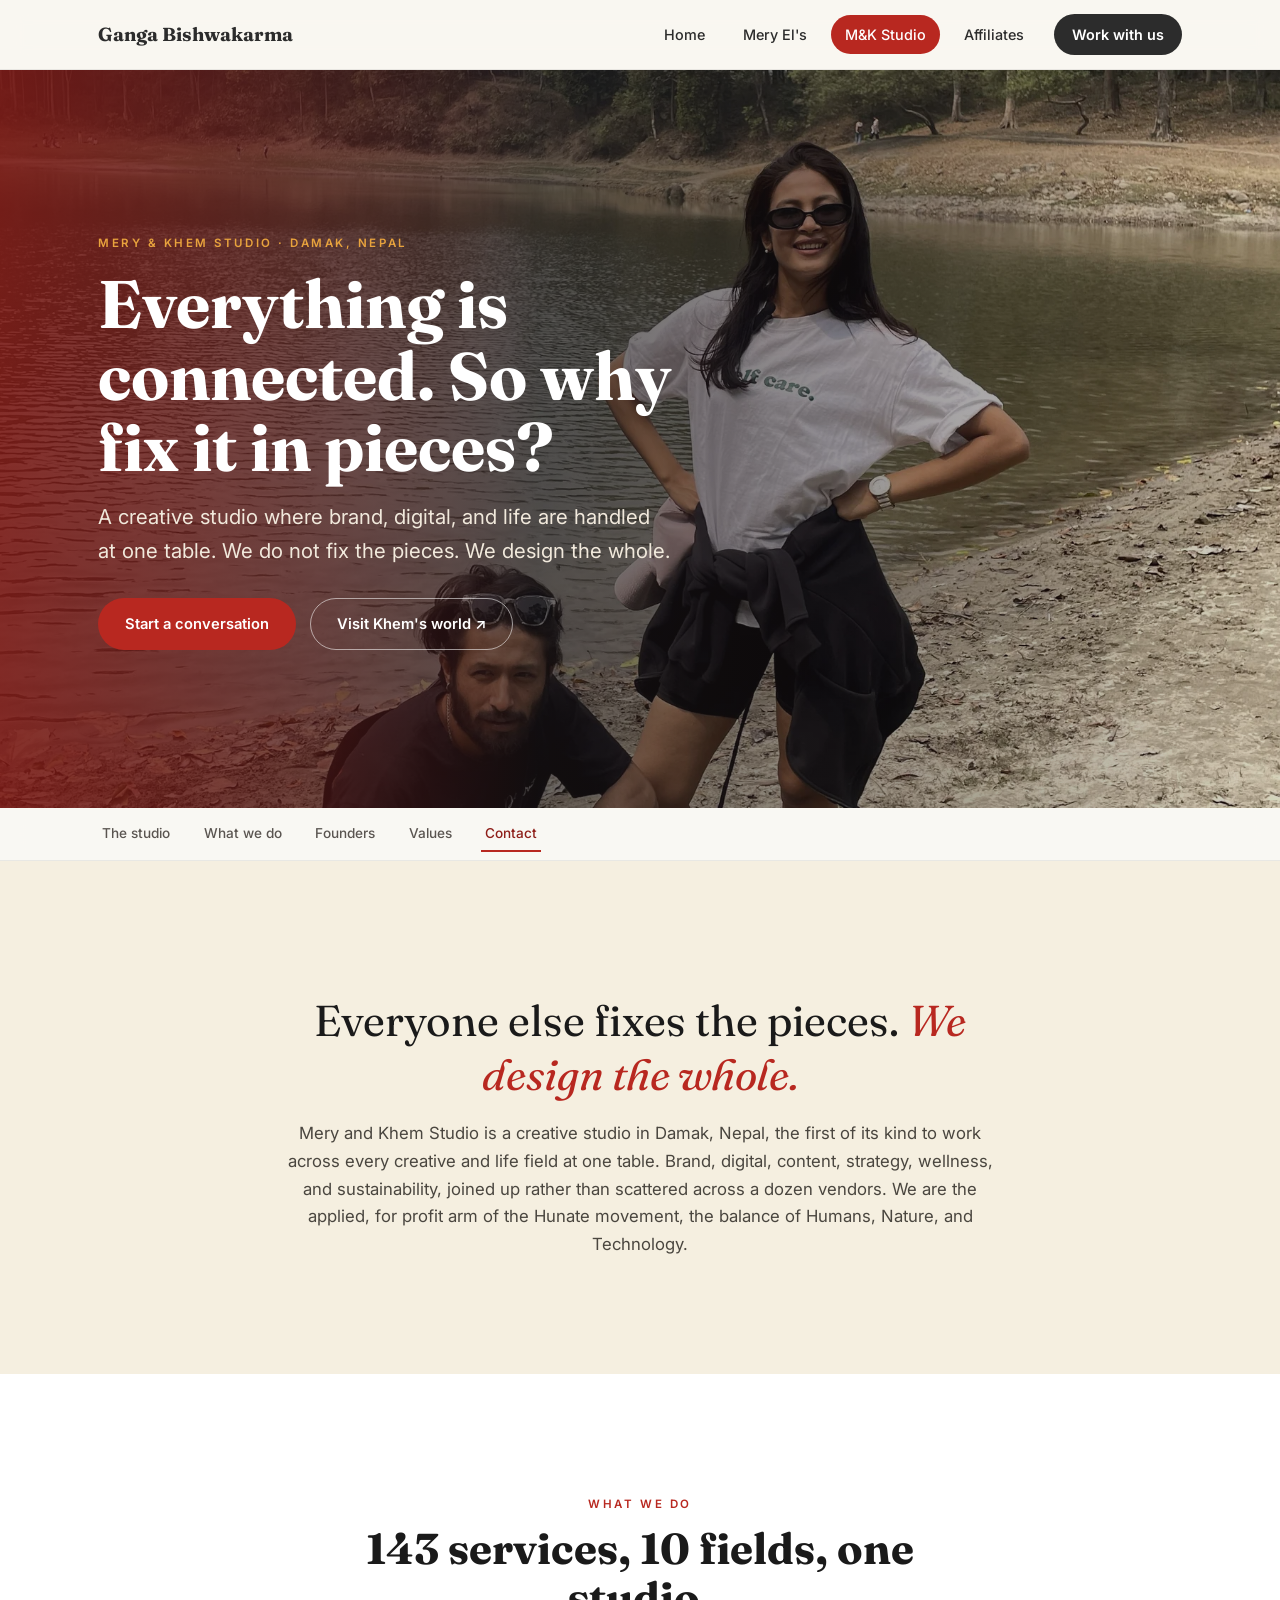
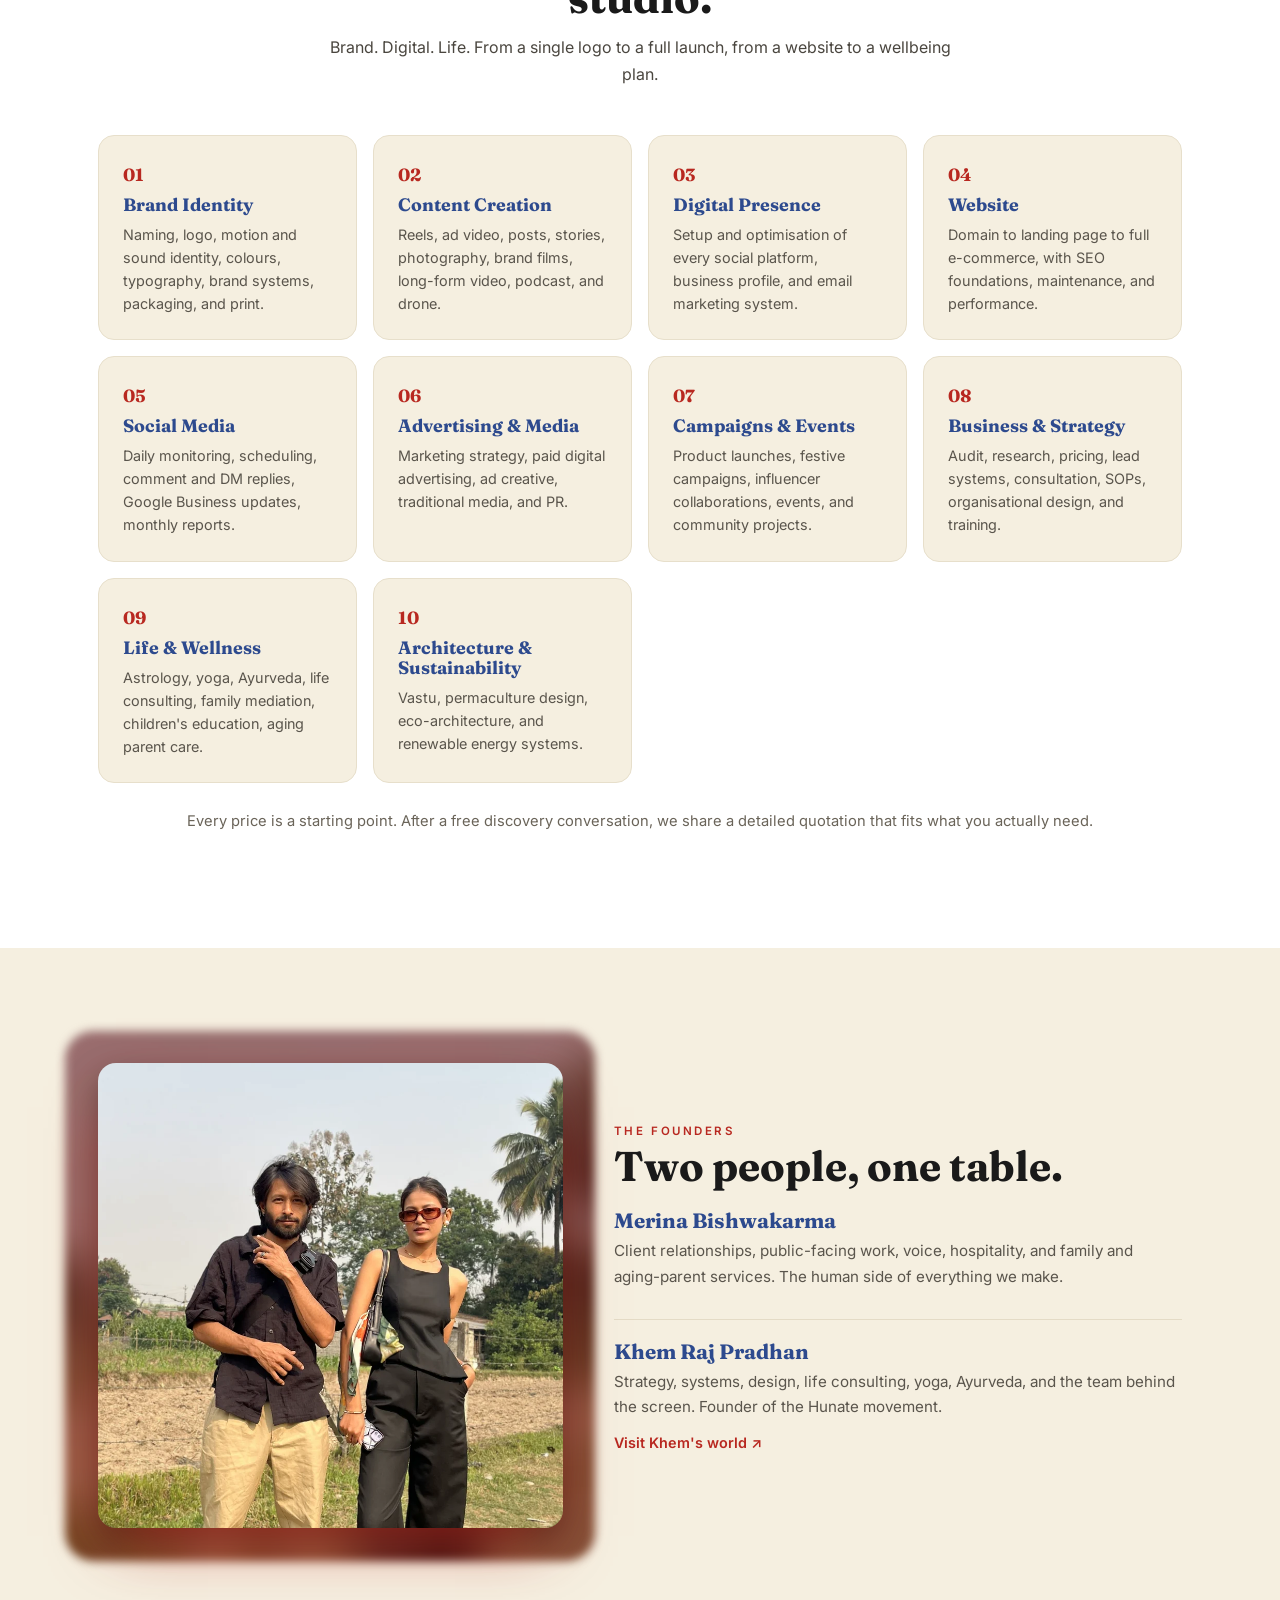
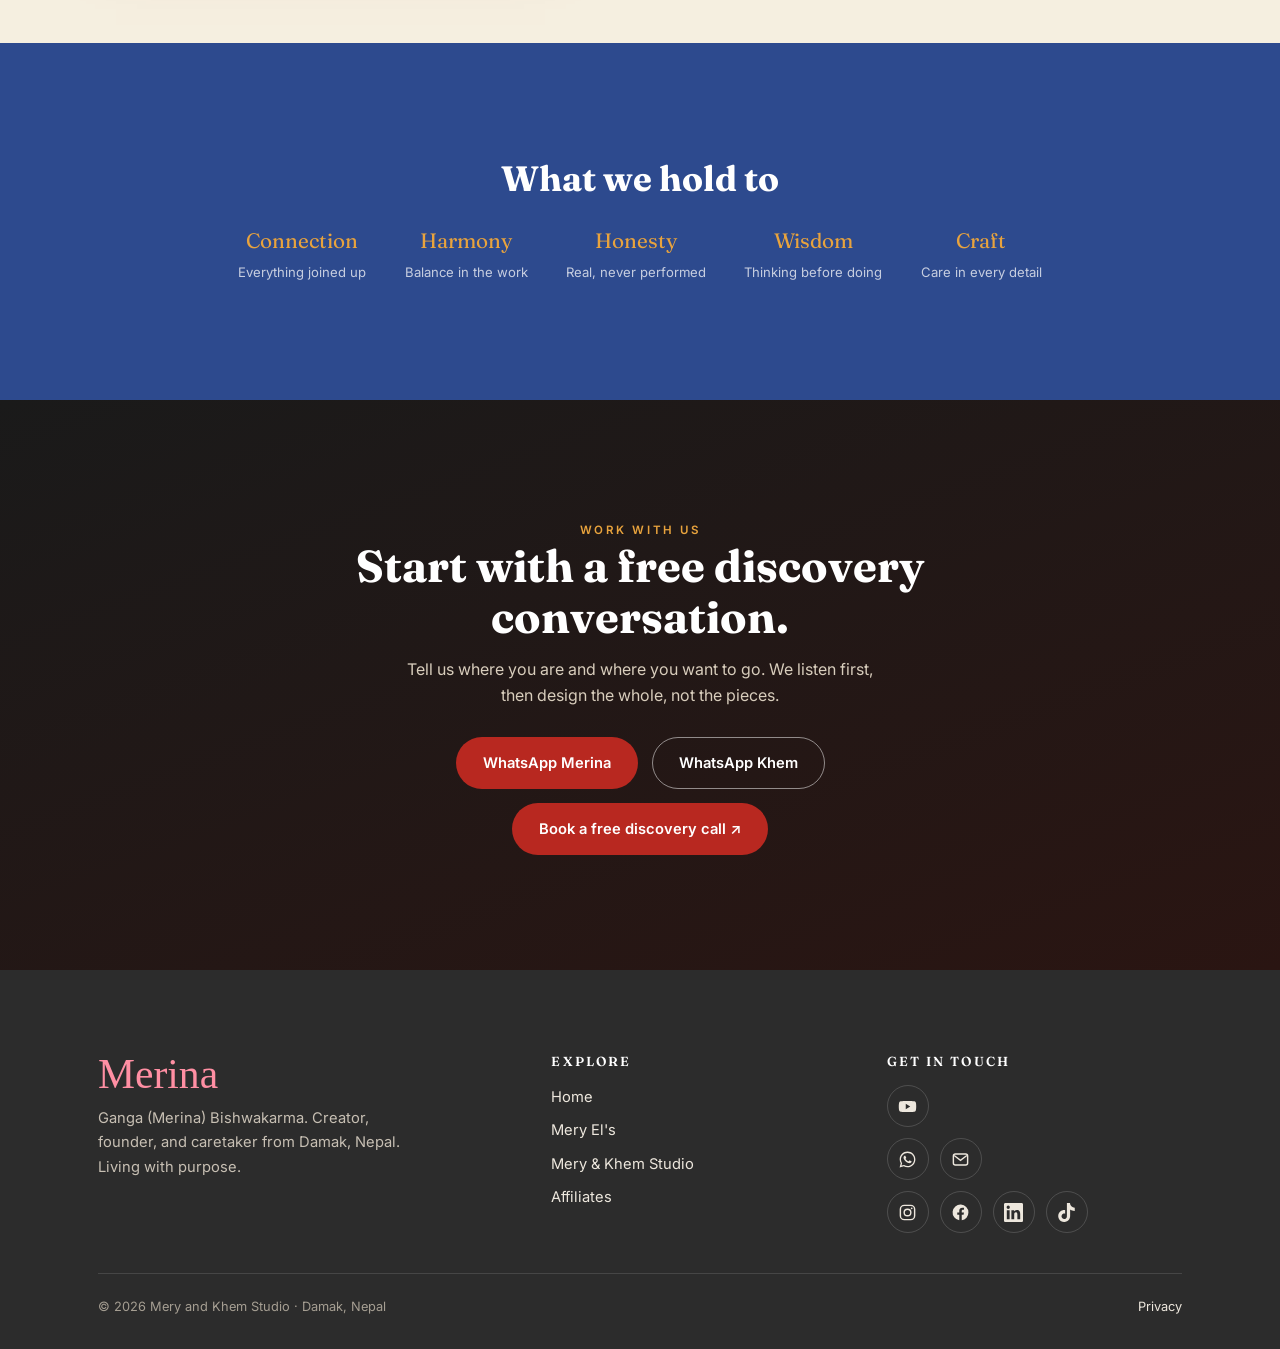
<file: studio/index.html>
<!DOCTYPE html>
<html lang="en">
<head>
  <meta charset="UTF-8">
  <meta name="viewport" content="width=device-width, initial-scale=1.0">
  <title>Mery &amp; Khem Studio | Brand, Digital &amp; Life, all at one table · Damak, Nepal</title>
  <meta name="description" content="Mery and Khem Studio, a creative studio in Damak, Nepal working across brand, digital, content, business, life and wellness, and sustainability. Founded by Merina Bishwakarma and Khem Raj Pradhan. 143 services across 10 categories.">
  <meta name="keywords" content="Mery and Khem Studio, creative studio Nepal, branding Damak, digital marketing Nepal, Merina Bishwakarma, Khem Raj Pradhan, Hunate">
  <meta name="author" content="Mery and Khem Studio">
  <meta name="robots" content="index, follow, max-image-preview:large">
  <meta name="theme-color" content="#B82820">
  <link rel="canonical" href="https://www.gangabishwakarma.com.np/studio/">

  <meta property="og:type" content="website">
  <meta property="og:url" content="https://www.gangabishwakarma.com.np/studio/">
  <meta property="og:title" content="Mery &amp; Khem Studio · Brand, Digital, Life, all at one table">
  <meta property="og:description" content="A creative studio in Damak, Nepal. Everything is connected. So why fix it in pieces?">
  <meta property="og:image" content="https://www.gangabishwakarma.com.np/assets/img/og-image.jpg">
  <meta property="og:image:width" content="1200"><meta property="og:image:height" content="630">
  <meta name="twitter:card" content="summary_large_image">
  <meta name="twitter:image" content="https://www.gangabishwakarma.com.np/assets/img/og-image.jpg">

  <link rel="icon" type="image/png" sizes="32x32" href="../assets/img/favicon-32.png">
  <link rel="icon" type="image/png" sizes="16x16" href="../assets/img/favicon-16.png">
  <link rel="apple-touch-icon" sizes="180x180" href="../assets/img/apple-touch-icon.png">
  <link rel="manifest" href="/manifest.json">

  <script type="application/ld+json">
  {
    "@context":"https://schema.org","@type":"Organization","name":"Mery and Khem Studio",
    "description":"Creative studio across brand, digital, and life, in Damak, Nepal.",
    "url":"https://www.gangabishwakarma.com.np/studio/",
    "founder":[{"@type":"Person","name":"Ganga Merina Bishwakarma","telephone":"+977-9817928622"},{"@type":"Person","name":"Khem Raj Pradhan","telephone":"+977-9840852582","url":"https://khemrajpradhan.com.np"}],
    "areaServed":"Nepal"
  }
  </script>

  <link rel="preconnect" href="https://fonts.googleapis.com">
  <link rel="preconnect" href="https://fonts.gstatic.com" crossorigin>
  <link href="https://fonts.googleapis.com/css2?family=Fraunces:ital,opsz,wght@0,9..144,500;0,9..144,600;0,9..144,700;1,9..144,500&family=Inter:wght@400;500;600;700&display=swap" rel="stylesheet">
  <link rel="stylesheet" href="../assets/base.css">

  <style>
    :root { --accent: var(--studio-sindoor); --accent-deep:#8E1F19; --page-bg: var(--studio-cream); --ink:#1A1A1A; }
    body.studio { background: var(--studio-cream); font-family:"Inter",system-ui,sans-serif; color:#1A1A1A; }
    .studio h1,.studio h2,.studio h3,.studio h4 { font-family:"Fraunces",Georgia,serif; color:#1A1A1A; }
    .studio .brand { font-family:"Fraunces",serif; }
    .studio .site-footer h4 { color:#fff; }
    .studio .eyebrow { font-family:"Inter",sans-serif; }
    .studio .btn { font-family:"Inter",sans-serif; }
    .studio .nav a { font-family:"Inter",sans-serif; }

    /* Hero */
    .st-hero { position:relative; min-height:82vh; display:flex; align-items:center; overflow:hidden; }
    .st-hero::before { content:""; position:absolute; inset:0; transform:scale(1.04);
        background:url("../assets/img/studio/studio-hero.webp") center 24%/cover no-repeat; }
    .st-hero::after { content:""; position:absolute; inset:0; background:
        linear-gradient(90deg, rgba(120,24,20,.9) 0%, rgba(26,20,22,.66) 42%, rgba(26,20,22,.18) 100%); }
    .st-hero .wrap { position:relative; z-index:2; color:#fff; }
    .st-hero .h-inner { max-width:640px; }
    .st-hero .eyebrow { color:var(--studio-marigold); letter-spacing:.22em; }
    .st-hero h1 { color:#fff; font-size:clamp(2.4rem,5.6vw,4.2rem); line-height:1.06; margin-top:14px; }
    .st-hero .lede { color:#F1E9DC; margin-top:18px; font-size:clamp(1.05rem,1.7vw,1.28rem); max-width:44ch; }
    .st-hero .cta-row { display:flex; flex-wrap:wrap; gap:14px; margin-top:30px; }
    .st-hero .btn-ghost { color:#fff; border-color:rgba(255,255,255,.55); }
    .st-hero .btn-ghost:hover { border-color:#fff; background:rgba(255,255,255,.12); color:#fff; }

    /* Intro / differentiator */
    .st-intro { background:var(--studio-cream); text-align:center; }
    .st-intro .wrap { max-width:820px; }
    .st-intro .big { font-family:"Fraunces",serif; font-size:clamp(1.7rem,3.6vw,2.7rem); line-height:1.25; color:#1A1A1A; }
    .st-intro .big em { font-style:italic; color:var(--studio-sindoor); }
    .st-intro p { color:#4A463F; margin-top:18px; font-size:1.05rem; }

    /* Services */
    .services { background:#fff; }
    .services .sec-head { text-align:center; max-width:640px; margin:0 auto clamp(30px,4vw,48px); }
    .services .sec-head h2 { font-size:clamp(1.9rem,3.8vw,2.7rem); }
    .services .sec-head p { color:#4A463F; margin-top:12px; }
    .svc-grid { display:grid; grid-template-columns:repeat(auto-fill,minmax(250px,1fr)); gap:16px; }
    .svc { border:1px solid #E7DFCB; border-radius:16px; padding:24px; background:var(--studio-cream);
        transition:transform .3s var(--ease), box-shadow .3s var(--ease); }
    .svc:hover { transform:translateY(-4px); box-shadow:var(--shadow-soft); }
    .svc .num { font-family:"Fraunces",serif; font-weight:700; font-size:1.1rem; color:var(--studio-sindoor); }
    .svc h3 { font-size:1.12rem; margin:6px 0 8px; color:var(--studio-indigo); }
    .svc p { color:#5A554C; font-size:.9rem; line-height:1.6; }
    .svc .tag { display:inline-block; margin-top:12px; font-size:.72rem; font-weight:600; letter-spacing:.08em; text-transform:uppercase; color:var(--studio-marigold); }
    .svc-note { text-align:center; color:#6A6459; font-size:.92rem; margin-top:26px; }

    /* Founders */
    .founders { background:var(--studio-cream); }
    .founders .wrap { display:grid; grid-template-columns:.9fr 1.1fr; gap:clamp(28px,4vw,60px); align-items:center; }
    .founders .f-img { position:relative; z-index:0; }
    .founders .f-img::before { content:""; position:absolute; inset:-7%; z-index:-1; border-radius:28px;
        background:url("../assets/img/studio/founders-blur.webp") center/cover; filter:blur(5px); }
    .founders .f-img img { width:100%; border-radius:18px; position:relative;
        box-shadow:0 26px 60px -18px rgba(184,40,32,.75), 0 12px 30px rgba(0,0,0,.35); }
    .founders h2 { font-size:clamp(1.8rem,3.6vw,2.6rem); }
    .f-card { padding:20px 0; border-bottom:1px solid #E4DBC6; }
    .f-card:last-child { border-bottom:0; }
    .f-card h3 { font-size:1.3rem; color:var(--studio-indigo); }
    .f-card .role { color:#5A554C; font-size:.95rem; margin:6px 0 10px; }
    .f-card .f-contact { display:inline-flex; align-items:center; gap:7px; font-weight:600; font-size:.9rem; color:var(--studio-sindoor); }
    .f-card .f-contact.ext:hover { color:#1A1A1A; }

    /* Values */
    .values { background:var(--studio-indigo); color:#EEF1F8; text-align:center; }
    .values h2 { color:#fff; font-size:clamp(1.6rem,3.2vw,2.2rem); }
    .values .vrow { display:flex; flex-wrap:wrap; justify-content:center; gap:clamp(16px,3vw,42px); margin-top:26px; }
    .values .v { }
    .values .v span { font-family:"Fraunces",serif; font-size:1.3rem; color:var(--studio-marigold); display:block; }
    .values .v small { color:#C7CEE0; font-size:.82rem; }

    /* Contact band */
    .st-contact { background:linear-gradient(160deg,#1A1A1A,#2a1512); color:#F1E9DC; text-align:center; }
    .st-contact .wrap { max-width:720px; }
    .st-contact h2 { color:#fff; font-size:clamp(1.9rem,4vw,2.8rem); }
    .st-contact p { color:#D8CDBC; margin:14px auto 0; max-width:48ch; }
    .st-contact .cta-row { display:flex; gap:14px; justify-content:center; flex-wrap:wrap; margin-top:28px; }
    .btn-sindoor { background:var(--studio-sindoor); color:#fff; }
    .btn-sindoor:hover { transform:translateY(-2px); box-shadow:0 14px 30px -14px var(--studio-sindoor); }
    .st-contact .btn-ghost { color:#fff; border-color:rgba(255,255,255,.5); }
    .st-contact .btn-ghost:hover { border-color:#fff; background:rgba(255,255,255,.1); color:#fff; }

    @media (max-width:820px){
      .st-hero { min-height:72vh; }
      .st-hero::after { background:linear-gradient(0deg, rgba(120,24,20,.85) 8%, rgba(26,20,22,.5) 55%, rgba(26,20,22,.2)); }
      .founders .wrap { grid-template-columns:1fr; }
      .founders .f-img { order:-1; }
    }
  </style>
</head>
<body class="studio">
  <div class="scroll-progress" id="progress"></div>

  <!-- ===== Header ===== -->
  <header class="site-header">
    <div class="wrap">
      <a class="brand" href="../">Ganga Bishwakarma</a>
      <button class="nav-toggle" aria-label="Menu" aria-expanded="false"><span></span><span></span><span></span></button>
      <nav class="nav" id="nav">
        <a href="../">Home</a>
        <a href="../meryels/">Mery El's</a>
        <a href="./" aria-current="page">M&amp;K Studio</a>
        <a href="../affiliates/">Affiliates</a>
        <a class="nav-cta" href="https://forms.gle/WteeHfBMhbUq8ZVr9" target="_blank" rel="noopener">Work with us</a>
      </nav>
    </div>
  </header>

  <!-- ===== Hero ===== -->
  <section class="st-hero">
    <div class="wrap">
      <div class="h-inner reveal">
        <span class="eyebrow">Mery &amp; Khem Studio · Damak, Nepal</span>
        <h1>Everything is connected. So why fix it in pieces?</h1>
        <p class="lede">A creative studio where brand, digital, and life are handled at one table. We do not fix the pieces. We design the whole.</p>
        <div class="cta-row">
          <a class="btn btn-sindoor" href="#contact">Start a conversation</a>
          <a class="btn btn-ghost" href="https://khemrajpradhan.com.np" target="_blank" rel="noopener">Visit Khem's world ↗</a>
        </div>
      </div>
    </div>
  </section>

  <!-- ===== Sub-nav ===== -->
  <nav class="subnav" id="subnav" aria-label="On this page">
    <div class="wrap">
      <a href="#about" class="active">The studio</a>
      <a href="#services">What we do</a>
      <a href="#founders">Founders</a>
      <a href="#values">Values</a>
      <a href="#contact">Contact</a>
    </div>
  </nav>

  <main>
    <!-- ===== Intro / differentiator ===== -->
    <section class="section st-intro" id="about">
      <div class="wrap reveal">
        <p class="big">Everyone else fixes the pieces. <em>We design the whole.</em></p>
        <p>Mery and Khem Studio is a creative studio in Damak, Nepal, the first of its kind to work across every creative and life field at one table. Brand, digital, content, strategy, wellness, and sustainability, joined up rather than scattered across a dozen vendors. We are the applied, for profit arm of the Hunate movement, the balance of Humans, Nature, and Technology.</p>
      </div>
    </section>

    <!-- ===== Services ===== -->
    <section class="section services" id="services">
      <div class="wrap">
        <div class="sec-head reveal">
          <span class="eyebrow" style="color:var(--studio-sindoor)">What we do</span>
          <h2>143 services, 10 fields, one studio.</h2>
          <p>Brand. Digital. Life. From a single logo to a full launch, from a website to a wellbeing plan.</p>
        </div>
        <div class="svc-grid">
          <div class="svc reveal"><div class="num">01</div><h3>Brand Identity</h3><p>Naming, logo, motion and sound identity, colours, typography, brand systems, packaging, and print.</p></div>
          <div class="svc reveal"><div class="num">02</div><h3>Content Creation</h3><p>Reels, ad video, posts, stories, photography, brand films, long-form video, podcast, and drone.</p></div>
          <div class="svc reveal"><div class="num">03</div><h3>Digital Presence</h3><p>Setup and optimisation of every social platform, business profile, and email marketing system.</p></div>
          <div class="svc reveal"><div class="num">04</div><h3>Website</h3><p>Domain to landing page to full e-commerce, with SEO foundations, maintenance, and performance.</p></div>
          <div class="svc reveal"><div class="num">05</div><h3>Social Media</h3><p>Daily monitoring, scheduling, comment and DM replies, Google Business updates, monthly reports.</p></div>
          <div class="svc reveal"><div class="num">06</div><h3>Advertising &amp; Media</h3><p>Marketing strategy, paid digital advertising, ad creative, traditional media, and PR.</p></div>
          <div class="svc reveal"><div class="num">07</div><h3>Campaigns &amp; Events</h3><p>Product launches, festive campaigns, influencer collaborations, events, and community projects.</p></div>
          <div class="svc reveal"><div class="num">08</div><h3>Business &amp; Strategy</h3><p>Audit, research, pricing, lead systems, consultation, SOPs, organisational design, and training.</p></div>
          <div class="svc reveal"><div class="num">09</div><h3>Life &amp; Wellness</h3><p>Astrology, yoga, Ayurveda, life consulting, family mediation, children's education, aging parent care.</p></div>
          <div class="svc reveal"><div class="num">10</div><h3>Architecture &amp; Sustainability</h3><p>Vastu, permaculture design, eco-architecture, and renewable energy systems.</p></div>
        </div>
        <p class="svc-note reveal">Every price is a starting point. After a free discovery conversation, we share a detailed quotation that fits what you actually need.</p>
      </div>
    </section>

    <!-- ===== Founders ===== -->
    <section class="section founders" id="founders">
      <div class="wrap">
        <div class="f-img reveal"><img src="../assets/img/studio/founders.webp" alt="Merina Bishwakarma and Khem Raj Pradhan, founders of Mery and Khem Studio" loading="lazy"></div>
        <div class="reveal">
          <span class="eyebrow" style="color:var(--studio-sindoor)">The founders</span>
          <h2>Two people, one table.</h2>
          <div class="f-card">
            <h3>Merina Bishwakarma</h3>
            <p class="role">Client relationships, public-facing work, voice, hospitality, and family and aging-parent services. The human side of everything we make.</p>
          </div>
          <div class="f-card">
            <h3>Khem Raj Pradhan</h3>
            <p class="role">Strategy, systems, design, life consulting, yoga, Ayurveda, and the team behind the screen. Founder of the Hunate movement.</p>
            <a class="f-contact ext" href="https://khemrajpradhan.com.np" target="_blank" rel="noopener">Visit Khem's world ↗</a>
          </div>
        </div>
      </div>
    </section>

    <!-- ===== Values ===== -->
    <section class="section values" id="values">
      <div class="wrap reveal">
        <h2>What we hold to</h2>
        <div class="vrow">
          <div class="v"><span>Connection</span><small>Everything joined up</small></div>
          <div class="v"><span>Harmony</span><small>Balance in the work</small></div>
          <div class="v"><span>Honesty</span><small>Real, never performed</small></div>
          <div class="v"><span>Wisdom</span><small>Thinking before doing</small></div>
          <div class="v"><span>Craft</span><small>Care in every detail</small></div>
        </div>
      </div>
    </section>

    <!-- ===== Contact ===== -->
    <section class="section st-contact" id="contact">
      <div class="wrap reveal">
        <span class="eyebrow" style="color:var(--studio-marigold)">Work with us</span>
        <h2>Start with a free discovery conversation.</h2>
        <p>Tell us where you are and where you want to go. We listen first, then design the whole, not the pieces.</p>
        <div class="cta-row">
          <a class="btn btn-sindoor" href="https://wa.me/9779817928622" target="_blank" rel="noopener">WhatsApp Merina</a>
          <a class="btn btn-ghost" href="https://wa.me/9779840852582" target="_blank" rel="noopener">WhatsApp Khem</a>
        </div>
        <div class="cta-row" style="margin-top:14px;">
          <a class="btn btn-sindoor" href="https://forms.gle/WteeHfBMhbUq8ZVr9" target="_blank" rel="noopener">Book a free discovery call ↗</a>
        </div>
      </div>
    </section>
  </main>

  <!-- ===== Footer (Merina, site-wide) ===== -->
  <footer class="site-footer">
    <div class="wrap">
      <div class="foot-grid">
        <div class="foot-brand">
          <span class="sign">Merina</span>
          <p class="foot-tag">Ganga (Merina) Bishwakarma. Creator, founder, and caretaker from Damak, Nepal. Living with purpose.</p>
        </div>
        <div>
          <h4>Explore</h4>
          <ul>
            <li><a href="../">Home</a></li>
            <li><a href="../meryels/">Mery El's</a></li>
            <li><a href="./">Mery &amp; Khem Studio</a></li>
            <li><a href="../affiliates/">Affiliates</a></li>
          </ul>
        </div>
        <div>
          <h4>Get in touch</h4>
          <div class="foot-social">
            <div class="fs-row">
              <a href="https://www.youtube.com/@merinabishwakarma" target="_blank" rel="noopener" data-net="youtube" style="--brand:#FF0000" aria-label="YouTube" title="YouTube"><svg viewBox="0 0 24 24" fill="currentColor"><path d="M23 12s0-3.2-.4-4.7a2.5 2.5 0 0 0-1.8-1.8C19.3 5.1 12 5.1 12 5.1s-7.3 0-8.8.4A2.5 2.5 0 0 0 1.4 7.3C1 8.8 1 12 1 12s0 3.2.4 4.7a2.5 2.5 0 0 0 1.8 1.8c1.5.4 8.8.4 8.8.4s7.3 0 8.8-.4a2.5 2.5 0 0 0 1.8-1.8C23 15.2 23 12 23 12Zm-13.2 3.4V8.6L15.5 12l-5.7 3.4Z"/></svg></a>
            </div>
            <div class="fs-row">
              <a href="https://wa.me/9779817928622" target="_blank" rel="noopener" data-net="whatsapp" style="--brand:#25D366" aria-label="WhatsApp" title="WhatsApp"><svg viewBox="0 0 24 24" fill="currentColor"><path d="M12.04 2C6.58 2 2.13 6.45 2.13 11.91c0 1.75.46 3.45 1.32 4.95L2 22l5.25-1.38a9.9 9.9 0 0 0 4.79 1.22h.01c5.46 0 9.91-4.45 9.91-9.91C21.96 6.45 17.5 2 12.04 2Zm0 18.13c-1.48 0-2.93-.4-4.2-1.15l-.3-.18-3.12.82.83-3.04-.2-.31a8.2 8.2 0 0 1-1.26-4.36c0-4.54 3.7-8.23 8.25-8.23 2.2 0 4.27.86 5.83 2.42a8.18 8.18 0 0 1 2.41 5.82c0 4.55-3.7 8.25-8.25 8.25Zm4.52-6.16c-.25-.12-1.47-.72-1.69-.81-.23-.08-.39-.12-.56.13-.16.25-.64.81-.79.97-.14.17-.29.19-.54.06-.25-.12-1.05-.39-1.99-1.23-.74-.66-1.23-1.47-1.38-1.72-.14-.25-.01-.38.11-.51.11-.11.25-.29.37-.43.13-.14.17-.25.25-.41.08-.17.04-.31-.02-.43-.06-.12-.56-1.34-.76-1.84-.2-.48-.4-.42-.56-.43h-.48c-.17 0-.43.06-.66.31-.22.25-.86.85-.86 2.07 0 1.22.89 2.4 1.01 2.56.12.17 1.75 2.67 4.23 3.74.59.26 1.05.41 1.41.52.59.19 1.13.16 1.56.1.48-.07 1.47-.6 1.68-1.18.21-.58.21-1.07.14-1.18-.06-.11-.22-.17-.47-.29Z"/></svg></a>
              <a href="mailto:contact@gangabishwakarma.com.np" data-net="email" style="--brand:#E85878" aria-label="Email" title="contact@gangabishwakarma.com.np"><svg viewBox="0 0 24 24" fill="none" stroke="currentColor" stroke-width="1.8"><rect x="3" y="5" width="18" height="14" rx="2.5"/><path d="m4 7 8 6 8-6"/></svg></a>
            </div>
            <div class="fs-row">
              <a href="https://www.instagram.com/merina.bishwakarma/" target="_blank" rel="noopener" data-net="instagram" style="--brand:#E1306C" aria-label="Instagram" title="Instagram"><svg viewBox="0 0 24 24" fill="none" stroke="currentColor" stroke-width="1.8"><rect x="3" y="3" width="18" height="18" rx="5"/><circle cx="12" cy="12" r="4.2"/><circle cx="17.3" cy="6.7" r="1.1" fill="currentColor" stroke="none"/></svg></a>
              <a href="https://www.facebook.com/merina.bishwakarma" target="_blank" rel="noopener" data-net="facebook" style="--brand:#1877F2" aria-label="Facebook" title="Facebook"><svg viewBox="0 0 24 24" fill="currentColor"><path d="M22 12a10 10 0 1 0-11.56 9.88v-6.99H7.9V12h2.54V9.8c0-2.5 1.49-3.89 3.78-3.89 1.09 0 2.24.2 2.24.2v2.46h-1.26c-1.24 0-1.63.77-1.63 1.56V12h2.78l-.44 2.89h-2.34v6.99A10 10 0 0 0 22 12Z"/></svg></a>
              <a href="https://www.linkedin.com/in/ganga-bishwakarma/" target="_blank" rel="noopener" data-net="linkedin" style="--brand:#0A66C2" aria-label="LinkedIn" title="LinkedIn"><svg viewBox="0 0 24 24" fill="currentColor"><path d="M20.45 20.45h-3.56v-5.57c0-1.33-.02-3.04-1.85-3.04-1.85 0-2.13 1.45-2.13 2.94v5.67H9.35V9h3.42v1.56h.05c.48-.9 1.64-1.85 3.37-1.85 3.6 0 4.27 2.37 4.27 5.45v6.29ZM5.34 7.43a2.07 2.07 0 1 1 0-4.14 2.07 2.07 0 0 1 0 4.14ZM7.12 20.45H3.55V9h3.57v11.45ZM22.22 0H1.77C.79 0 0 .77 0 1.72v20.55C0 23.23.79 24 1.77 24h20.45c.98 0 1.78-.77 1.78-1.73V1.72C24 .77 23.2 0 22.22 0Z"/></svg></a><a href="https://www.tiktok.com/@merina.bishwakarma" target="_blank" rel="noopener" data-net="tiktok" style="--brand:#010101" aria-label="TikTok" title="TikTok"><svg viewBox="0 0 24 24" fill="currentColor"><path d="M12.53.02C13.84 0 15.14.01 16.44 0c.08 1.53.63 3.09 1.75 4.17 1.12 1.11 2.7 1.62 4.24 1.79v4.03c-1.44-.05-2.89-.35-4.2-.97-.57-.26-1.1-.59-1.62-.93-.01 2.92.01 5.84-.02 8.75-.08 1.4-.54 2.79-1.35 3.94-1.31 1.92-3.58 3.17-5.91 3.21-1.43.08-2.86-.31-4.08-1.03-2.02-1.19-3.44-3.37-3.65-5.71-.02-.5-.03-1-.01-1.49.18-1.9 1.12-3.72 2.58-4.96 1.66-1.44 3.98-2.13 6.15-1.72.02 1.48-.04 2.96-.04 4.44-.99-.32-2.15-.23-3.02.37-.63.41-1.11 1.04-1.36 1.75-.21.51-.15 1.07-.14 1.61.24 1.64 1.82 3.02 3.5 2.87 1.12-.01 2.19-.66 2.77-1.61.19-.33.4-.67.41-1.06.1-1.79.06-3.57.07-5.36.01-4.03-.01-8.05.02-12.07z"/></svg></a>
            </div>
          </div>
        </div>
      </div>
      <div class="foot-bottom">
        <span>© 2026 Mery and Khem Studio · Damak, Nepal</span>
        <span><a href="../privacy.html">Privacy</a></span>
      </div>
    </div>
  </footer>

  <script>
    const t=document.querySelector('.nav-toggle'), n=document.getElementById('nav');
    t.addEventListener('click',()=>{const o=n.classList.toggle('open');t.setAttribute('aria-expanded',o);});
    n.querySelectorAll('a').forEach(a=>a.addEventListener('click',()=>{n.classList.remove('open');t.setAttribute('aria-expanded',false);}));
    const bar=document.getElementById('progress');
    const onScroll=()=>{const h=document.documentElement;bar.style.width=(h.scrollTop/(h.scrollHeight-h.clientHeight)*100)+'%';};
    document.addEventListener('scroll',onScroll,{passive:true}); onScroll();
    const io=new IntersectionObserver((es)=>es.forEach(e=>{if(e.isIntersecting){e.target.classList.add('in');io.unobserve(e.target);}}),{threshold:.1});
    document.querySelectorAll('.reveal').forEach((el,i)=>{el.style.transitionDelay=(i%4*45)+'ms';io.observe(el);});
    const links=[...document.querySelectorAll('.subnav a')];
    const secs=links.map(a=>document.querySelector(a.getAttribute('href')));
    const spy=new IntersectionObserver((es)=>{es.forEach(e=>{if(e.isIntersecting){const id='#'+e.target.id;links.forEach(l=>l.classList.toggle('active',l.getAttribute('href')===id));}});},{rootMargin:'-45% 0px -50% 0px'});
    secs.forEach(s=>s&&spy.observe(s));
  </script>
</body>
</html>
</file>
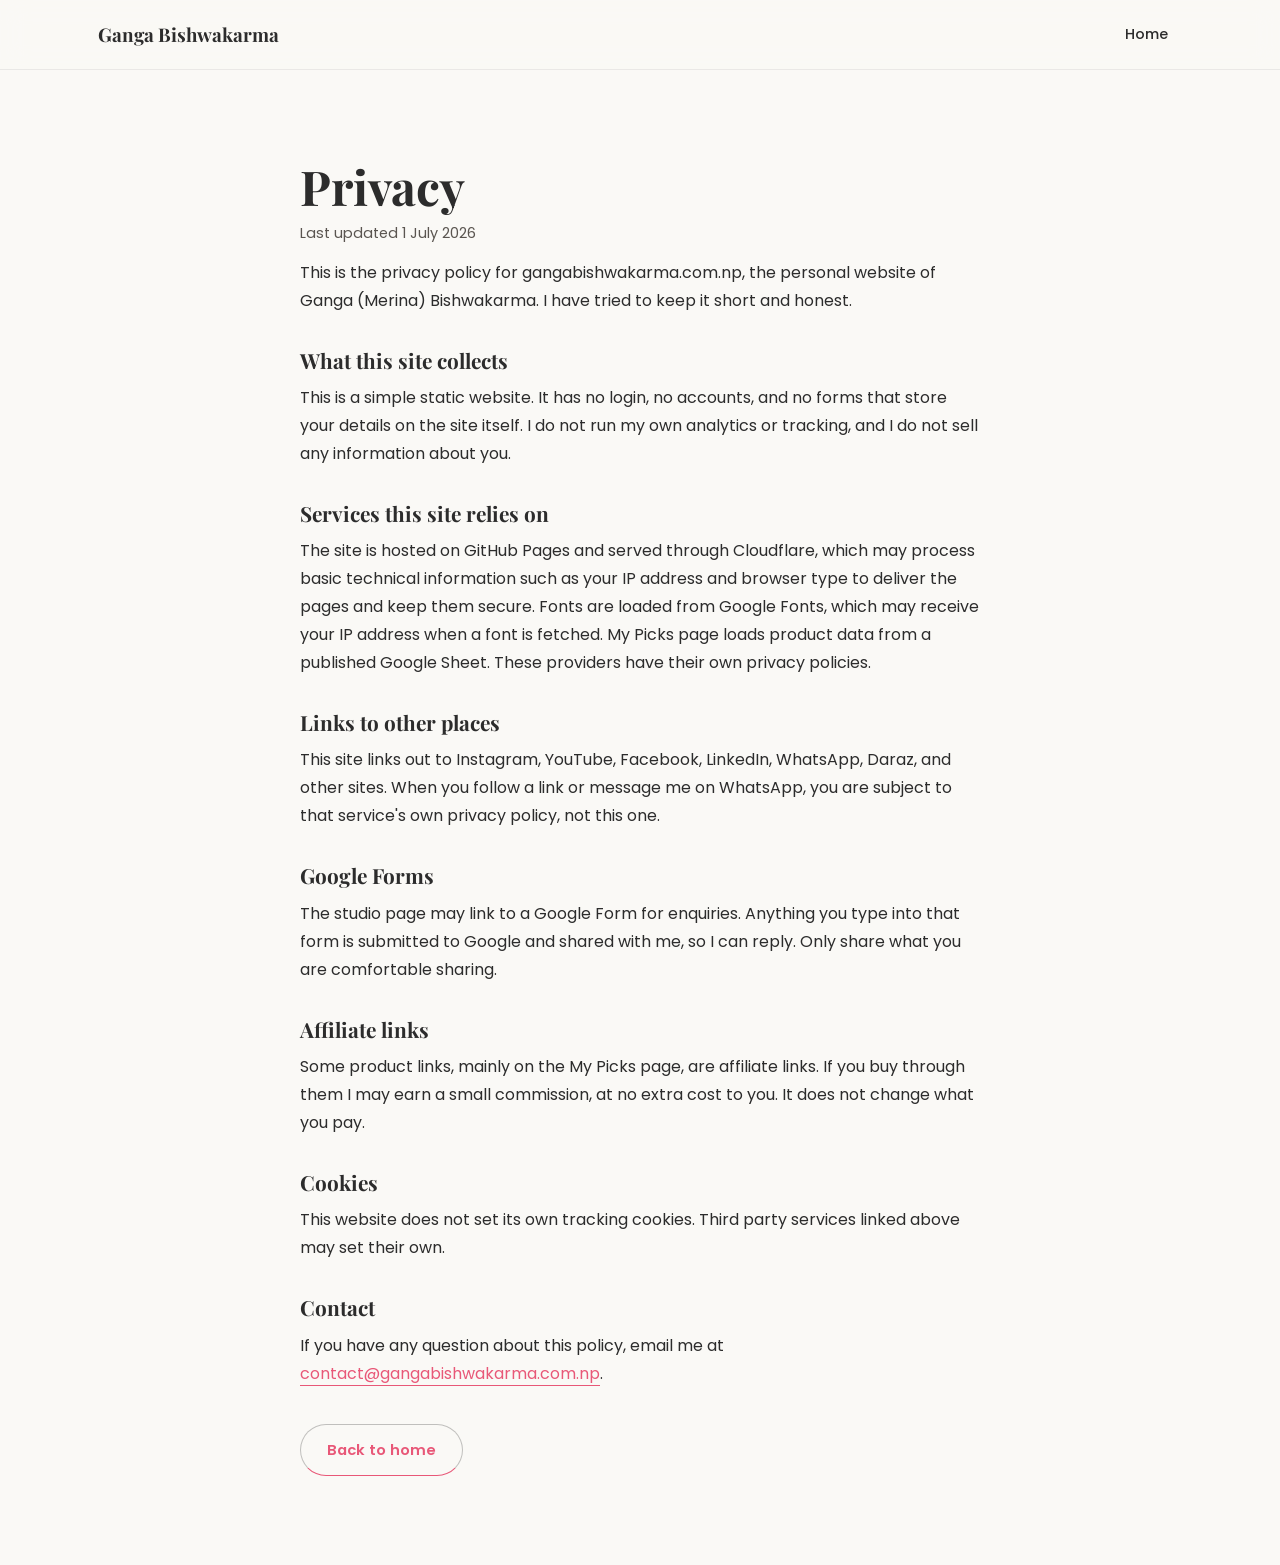
<file: privacy.html>
<!DOCTYPE html>
<html lang="en">
<head>
  <meta charset="UTF-8">
  <meta name="viewport" content="width=device-width, initial-scale=1.0">
  <title>Privacy · Ganga Bishwakarma</title>
  <meta name="description" content="Privacy policy for gangabishwakarma.com.np.">
  <meta name="robots" content="index, follow">
  <link rel="canonical" href="https://www.gangabishwakarma.com.np/privacy.html">
  <link rel="icon" href="/favicon.ico">
  <link rel="stylesheet" href="/assets/base.css">
  <link rel="preconnect" href="https://fonts.googleapis.com">
  <link rel="preconnect" href="https://fonts.gstatic.com" crossorigin>
  <link href="https://fonts.googleapis.com/css2?family=Passions+Conflict&family=Playfair+Display:ital,wght@0,400;0,600;0,700&family=Poppins:wght@300;400;500;600&display=swap" rel="stylesheet">
  <style>
    body{background:var(--ivory);}
    .doc{max-width:760px;margin:0 auto;padding:clamp(40px,7vw,90px) clamp(20px,5vw,40px);}
    .doc h1{font-size:clamp(2rem,5vw,3rem);}
    .doc .updated{color:var(--graphite);font-size:.9rem;margin-top:8px;}
    .doc h2{font-size:1.3rem;margin-top:34px;}
    .doc p{color:var(--charcoal);line-height:1.75;margin-top:12px;}
    .doc a{color:var(--pink-deep);border-bottom:1px solid currentColor;}
    .doc .back{display:inline-block;margin-top:36px;font-weight:600;}
  </style>
</head>
<body>
  <header class="site-header">
    <div class="wrap">
      <a class="brand" href="/">Ganga Bishwakarma</a>
      <nav class="nav"><a href="/">Home</a></nav>
    </div>
  </header>
  <main class="doc">
    <h1>Privacy</h1>
    <p class="updated">Last updated 1 July 2026</p>

    <p>This is the privacy policy for gangabishwakarma.com.np, the personal website of Ganga (Merina) Bishwakarma. I have tried to keep it short and honest.</p>

    <h2>What this site collects</h2>
    <p>This is a simple static website. It has no login, no accounts, and no forms that store your details on the site itself. I do not run my own analytics or tracking, and I do not sell any information about you.</p>

    <h2>Services this site relies on</h2>
    <p>The site is hosted on GitHub Pages and served through Cloudflare, which may process basic technical information such as your IP address and browser type to deliver the pages and keep them secure. Fonts are loaded from Google Fonts, which may receive your IP address when a font is fetched. My Picks page loads product data from a published Google Sheet. These providers have their own privacy policies.</p>

    <h2>Links to other places</h2>
    <p>This site links out to Instagram, YouTube, Facebook, LinkedIn, WhatsApp, Daraz, and other sites. When you follow a link or message me on WhatsApp, you are subject to that service's own privacy policy, not this one.</p>

    <h2>Google Forms</h2>
    <p>The studio page may link to a Google Form for enquiries. Anything you type into that form is submitted to Google and shared with me, so I can reply. Only share what you are comfortable sharing.</p>

    <h2>Affiliate links</h2>
    <p>Some product links, mainly on the My Picks page, are affiliate links. If you buy through them I may earn a small commission, at no extra cost to you. It does not change what you pay.</p>

    <h2>Cookies</h2>
    <p>This website does not set its own tracking cookies. Third party services linked above may set their own.</p>

    <h2>Contact</h2>
    <p>If you have any question about this policy, email me at <a href="mailto:contact@gangabishwakarma.com.np">contact@gangabishwakarma.com.np</a>.</p>

    <a class="back btn btn-ghost" href="/">Back to home</a>
  </main>
</body>
</html>
</file>
<file: assets/base.css>
/* =============================================================
   base.css  ·  Shared skeleton for gangabishwakarma.com.np
   Tokens, header, footer, buttons, shared patterns.
   Each page sets its own --accent, --accent-deep, --page-bg and
   display font via a small <style> block or page class.
   ============================================================= */

/* ---------- Brand tokens (locked) ---------- */
:root {
  /* Merina personal brand */
  --beige:        #F3D5B5;
  --beige-soft:   #F7E4CE;
  --pink:         #FF8FA3;
  --pink-deep:    #E85878;
  --charcoal:     #2C2C2C;
  --graphite:     #5A5550;
  --lavender:     #CDB4DB;
  --lavender-deep:#7A5C8F;
  --ivory:        #FAF9F6;

  /* Mery El's */
  --me-gold:   #C5A46D;
  --me-gold-d: #A6854B;
  --me-cream:  #FAF6EE;
  --me-blush:  #FFE5E5;

  /* Mery & Khem Studio (shared with Khem's site) */
  --studio-sindoor:  #B82820;
  --studio-indigo:   #2D4A8E;
  --studio-marigold: #E8A33D;
  --studio-cream:    #F5EFE0;

  /* Hunate Movement */
  --hunate-prana: #B83A2D;

  /* Default page accent (overridable per page) */
  --accent:      var(--pink);
  --accent-deep: var(--pink-deep);
  --page-bg:     var(--beige);
  --ink:         var(--charcoal);

  /* Fonts */
  --serif: "Playfair Display", Georgia, serif;
  --sans:  "Poppins", system-ui, sans-serif;
  --sign:  "Passions Conflict", cursive;

  /* Spacing scale */
  --sp-sm: 6px;  --sp-md: 10px; --sp-lg: 16px;
  --sp-xl: 24px; --sp-2xl: 40px; --sp-3xl: 56px;
  --sp-4xl: 80px; --sp-5xl: 120px;

  --header-h: 70px;
  --maxw: 1180px;
  --radius: 18px;
  --ease: cubic-bezier(0.25,0.46,0.45,0.94);
  --shadow-soft: 0 24px 60px -28px rgba(44,44,44,0.45);
}

/* ---------- Reset ---------- */
*,*::before,*::after { box-sizing: border-box; margin: 0; padding: 0; }
html { scroll-behavior: smooth; -webkit-text-size-adjust: 100%; }
body {
  font-family: var(--sans);
  color: var(--ink);
  background: var(--page-bg);
  line-height: 1.65;
  font-weight: 400;
  overflow-x: hidden;
  -webkit-font-smoothing: antialiased;
}
img { max-width: 100%; display: block; }
a { color: inherit; text-decoration: none; }
h1,h2,h3,h4 { font-family: var(--serif); font-weight: 700; line-height: 1.12; color: var(--charcoal); }
.serif { font-family: var(--serif); }
.sign  { font-family: var(--sign); }

/* ---------- Layout helpers ---------- */
.wrap { width: 100%; max-width: var(--maxw); margin-inline: auto; padding-inline: clamp(20px, 5vw, 48px); }
.section { padding-block: clamp(56px, 9vw, 120px); }
.eyebrow {
  font-family: var(--sans); font-weight: 600; letter-spacing: .22em;
  text-transform: uppercase; font-size: .72rem; color: var(--accent-deep);
}
.lede { font-size: clamp(1.05rem, 1.6vw, 1.25rem); color: var(--graphite); max-width: 60ch; }

/* ---------- Scroll progress bar ---------- */
.scroll-progress {
  position: fixed; top: 0; left: 0; z-index: 200; height: 4px; width: 0%;
  background: linear-gradient(90deg, var(--pink), var(--lavender-deep), var(--me-gold));
  box-shadow: 0 0 10px rgba(232,88,120,.4);
  transition: width .08s linear;
}

/* ---------- Header (shared) ---------- */
.site-header {
  position: sticky; top: 0; z-index: 100;
  height: var(--header-h);
  display: flex; align-items: center;
  background: color-mix(in srgb, var(--ivory) 80%, transparent);
  backdrop-filter: blur(14px) saturate(1.1);
  border-bottom: 1px solid rgba(44,44,44,0.08);
}
.site-header .wrap { display: flex; align-items: center; justify-content: space-between; gap: var(--sp-lg); }
.brand { display: flex; align-items: baseline; gap: 8px; font-family: var(--serif); font-weight: 700; font-size: 1.18rem; color: var(--charcoal); }
.brand .brand-sub { font-family: var(--sign); font-weight: 400; font-size: 1.5rem; letter-spacing: 0; text-transform: none; color: var(--pink-deep); line-height: 1; }
.nav { display: flex; align-items: center; gap: clamp(4px, 1vw, 10px); }
.nav a { font-size: .9rem; font-weight: 500; color: var(--charcoal); position: relative; padding: 8px 14px; border-radius: 999px; transition: color .25s var(--ease), background .25s var(--ease); }
.nav a:hover { color: var(--accent-deep); background: color-mix(in srgb, var(--accent) 16%, transparent); }
.nav a[aria-current="page"] { color: #fff; background: var(--accent); }
.nav .nav-cta { background: var(--charcoal); color: #fff; font-weight: 600; padding: 9px 18px; margin-left: 6px; }
.nav .nav-cta:hover { background: var(--accent-deep); color: #fff; }
.nav-toggle { display:none; background:none; border:0; cursor:pointer; width:40px; height:40px; }
.nav-toggle span { display:block; width:22px; height:2px; background: var(--charcoal); margin:5px auto; transition:.3s var(--ease); }

/* ---------- Buttons ---------- */
.btn {
  display: inline-flex; align-items: center; gap: 9px;
  font-family: var(--sans); font-weight: 600; font-size: .92rem;
  padding: 13px 26px; border-radius: 999px; cursor: pointer;
  border: 1.5px solid transparent; transition: transform .25s var(--ease), box-shadow .25s var(--ease), background .25s var(--ease), color .25s var(--ease);
}
.btn-primary { background: var(--accent); color: #fff; box-shadow: 0 14px 30px -14px var(--accent-deep); }
.btn-primary:hover { transform: translateY(-2px); box-shadow: 0 20px 38px -14px var(--accent-deep); }
.btn-ghost { background: transparent; color: var(--charcoal); border-color: rgba(44,44,44,0.28); }
.btn-ghost:hover { border-color: var(--accent-deep); color: var(--accent-deep); transform: translateY(-2px); }
.btn-wa { background:#25D366; color:#fff; box-shadow: 0 14px 30px -14px rgba(37,211,102,.7); }
.btn-wa:hover { transform: translateY(-2px); }

/* ---------- Feathered framed image ---------- */
.feather { filter: drop-shadow(0 30px 50px rgba(44,44,44,0.22)); }
.frame-soft {
  border-radius: var(--radius);
  -webkit-mask-image: radial-gradient(120% 120% at 50% 45%, #000 62%, transparent 92%);
          mask-image: radial-gradient(120% 120% at 50% 45%, #000 62%, transparent 92%);
}

/* ---------- World / link cards ---------- */
.cards { display: grid; gap: clamp(18px, 2.5vw, 30px); }
.cards.cols-2 { grid-template-columns: repeat(2,1fr); }
.cards.cols-4 { grid-template-columns: repeat(4,1fr); }
.card {
  position: relative; border-radius: var(--radius); overflow: hidden;
  background: var(--ivory); border: 1px solid rgba(44,44,44,.07);
  box-shadow: var(--shadow-soft);
  transition: transform .4s var(--ease), box-shadow .4s var(--ease);
  display: flex; flex-direction: column;
}
.card:hover { transform: translateY(-6px); }
.card .card-img { aspect-ratio: 1/1; overflow: hidden; }
.card .card-img img { width:100%; height:100%; object-fit: cover; transition: transform .8s var(--ease); }
.card:hover .card-img img { transform: scale(1.06); }
.card .card-body { padding: var(--sp-xl) var(--sp-xl) var(--sp-2xl); }
.card .card-kicker { font-size:.7rem; letter-spacing:.2em; text-transform:uppercase; font-weight:600; }
.card h3 { font-size: 1.5rem; margin: 8px 0 8px; }
.card p { color: var(--graphite); font-size: .95rem; }
.card .card-go { margin-top: 16px; font-weight:600; font-size:.9rem; display:inline-flex; gap:6px; align-items:center; }

/* ---------- Footer (shared) ---------- */
.site-footer { background: var(--charcoal); color: #EDE7DD; padding-block: clamp(48px,7vw,84px) 32px; }
.site-footer a { color: #EDE7DD; }
.site-footer .foot-grid { display:grid; grid-template-columns: 1.4fr 1fr 1fr; gap: var(--sp-2xl); }
.site-footer h4 { color:#fff; font-family: var(--sans); font-weight:600; font-size:.82rem; letter-spacing:.16em; text-transform:uppercase; margin-bottom:16px; }
.site-footer .foot-brand .sign { font-size: 2.6rem; color: var(--pink); line-height:1; }
.site-footer .foot-tag { color:#C7BFB3; max-width: 34ch; margin-top:10px; font-size:.92rem; }
.site-footer ul { list-style:none; display:flex; flex-direction:column; gap:9px; font-size:.92rem; }
.site-footer ul a:hover { color: var(--accent); }
.foot-social { display:flex; flex-direction:column; align-items:flex-start; gap:11px; margin-top:14px; }
.fs-row { display:flex; gap:11px; flex-wrap:wrap; }
.foot-social a { width:42px; height:42px; border-radius:50%; border:1px solid rgba(255,255,255,.16);
  display:flex; align-items:center; justify-content:center; color:#EDE7DD;
  transition: transform .25s var(--ease), background .25s var(--ease), border-color .25s var(--ease), color .25s var(--ease); }
.foot-social a svg { width:19px; height:19px; }
.foot-social a:hover { transform:translateY(-3px); background:var(--brand,#fff); border-color:var(--brand,transparent); color:#fff; }
.foot-social a[data-net="instagram"]:hover {
  background:linear-gradient(45deg,#F58529,#DD2A7B,#8134AF,#515BD4); border-color:transparent; }
.foot-bottom { border-top:1px solid rgba(255,255,255,.12); margin-top:40px; padding-top:22px; display:flex; justify-content:space-between; flex-wrap:wrap; gap:10px; font-size:.8rem; color:#A59E92; }

/* ---------- Sticky sub-nav (per page) ---------- */
.subnav { position: sticky; top: var(--header-h); z-index: 90;
  background: color-mix(in srgb, var(--ivory) 90%, transparent);
  backdrop-filter: blur(12px); border-bottom: 1px solid rgba(44,44,44,.08); }
.subnav .wrap { display: flex; gap: clamp(8px,2vw,26px); align-items: center; height: 52px; overflow-x: auto; scrollbar-width: none; }
.subnav .wrap::-webkit-scrollbar { display: none; }
.subnav a { white-space: nowrap; font-size: .85rem; font-weight: 500; color: var(--graphite);
  padding: 6px 4px; border-bottom: 2px solid transparent; transition: color .25s var(--ease), border-color .25s var(--ease); }
.subnav a:hover { color: var(--accent-deep); }
.subnav a.active { color: var(--accent-deep); border-bottom-color: var(--accent); }

/* ---------- Section heading helper ---------- */
.sec-head { max-width: 60ch; }
.sec-head h2 { font-size: clamp(1.9rem,3.8vw,2.8rem); margin-top: 10px; }
.sec-head .lede { margin-top: 14px; }

/* ---------- Journey gallery (masonry) ---------- */
.gallery { columns: 3 260px; column-gap: 16px; }
.gallery figure { break-inside: avoid; margin: 0 0 16px; position: relative; border-radius: 14px; overflow: hidden;
  box-shadow: var(--shadow-soft); cursor: zoom-in; background: var(--ivory); }
.gallery img { width: 100%; display: block; transition: transform .7s var(--ease); }
.gallery figure:hover img { transform: scale(1.05); }
.gallery figcaption { position: absolute; inset: auto 0 0 0; padding: 26px 14px 12px; color: #fff;
  font-size: .82rem; font-weight: 500; background: linear-gradient(0deg, rgba(20,16,22,.82), transparent);
  opacity: 0; transform: translateY(8px); transition: .35s var(--ease); }
.gallery figure:hover figcaption { opacity: 1; transform: none; }

/* ---------- Lightbox ---------- */
.lightbox { position: fixed; inset: 0; z-index: 300; display: none; align-items: center; justify-content: center;
  background: rgba(20,16,22,.92); padding: 5vw; cursor: zoom-out; }
.lightbox.open { display: flex; }
.lightbox img { max-width: 100%; max-height: 90vh; border-radius: 10px; box-shadow: 0 30px 80px rgba(0,0,0,.6); }
.lightbox .lb-cap { position: absolute; bottom: 24px; left: 0; right: 0; text-align: center; color: #EDE7DD; font-size: .9rem; }
.lightbox .lb-close { position: absolute; top: 22px; right: 28px; color: #fff; font-size: 2rem; line-height: 1; background: none; border: 0; cursor: pointer; }

/* ---------- CTA band ---------- */
.cta-band { background: var(--charcoal); color: #EDE7DD; text-align: center; }
.cta-band h2 { color: #fff; font-size: clamp(1.9rem,4vw,3rem); max-width: 18ch; margin-inline: auto; }
.cta-band p { color: #C7BFB3; max-width: 48ch; margin: 16px auto 0; }
.cta-band .cta-row { display: flex; gap: 14px; justify-content: center; flex-wrap: wrap; margin-top: 28px; }
.cta-band .foot-social { justify-content: center; align-items: center; flex-direction: row; margin-top: 26px; }

@media (max-width: 720px){ .gallery { columns: 2 160px; } }
@media (max-width: 460px){ .gallery { columns: 1; } }

/* ---------- Reveal on scroll ---------- */
.reveal { opacity:0; transform: translateY(26px); transition: opacity .8s var(--ease), transform .8s var(--ease); }
.reveal.in { opacity:1; transform:none; }
@media (prefers-reduced-motion: reduce){ .reveal{opacity:1;transform:none;transition:none;} html{scroll-behavior:auto;} }

/* ---------- Responsive ---------- */
@media (max-width: 860px){
  .cards.cols-4 { grid-template-columns: repeat(2,1fr); }
  .site-footer .foot-grid { grid-template-columns: 1fr 1fr; }
  .nav { position: fixed; inset: var(--header-h) 0 auto 0; flex-direction: column; align-items: flex-start;
    background: var(--ivory); padding: 20px clamp(20px,5vw,48px) 30px; gap:14px; transform: translateY(-120%);
    transition: transform .4s var(--ease); box-shadow: var(--shadow-soft); }
  .nav.open { transform: translateY(0); }
  .nav-toggle { display:block; }
}
@media (max-width: 560px){
  .cards.cols-2, .cards.cols-4 { grid-template-columns: 1fr; }
  .site-footer .foot-grid { grid-template-columns: 1fr; }
  .brand .brand-sub { display:none; }
}
</file>
